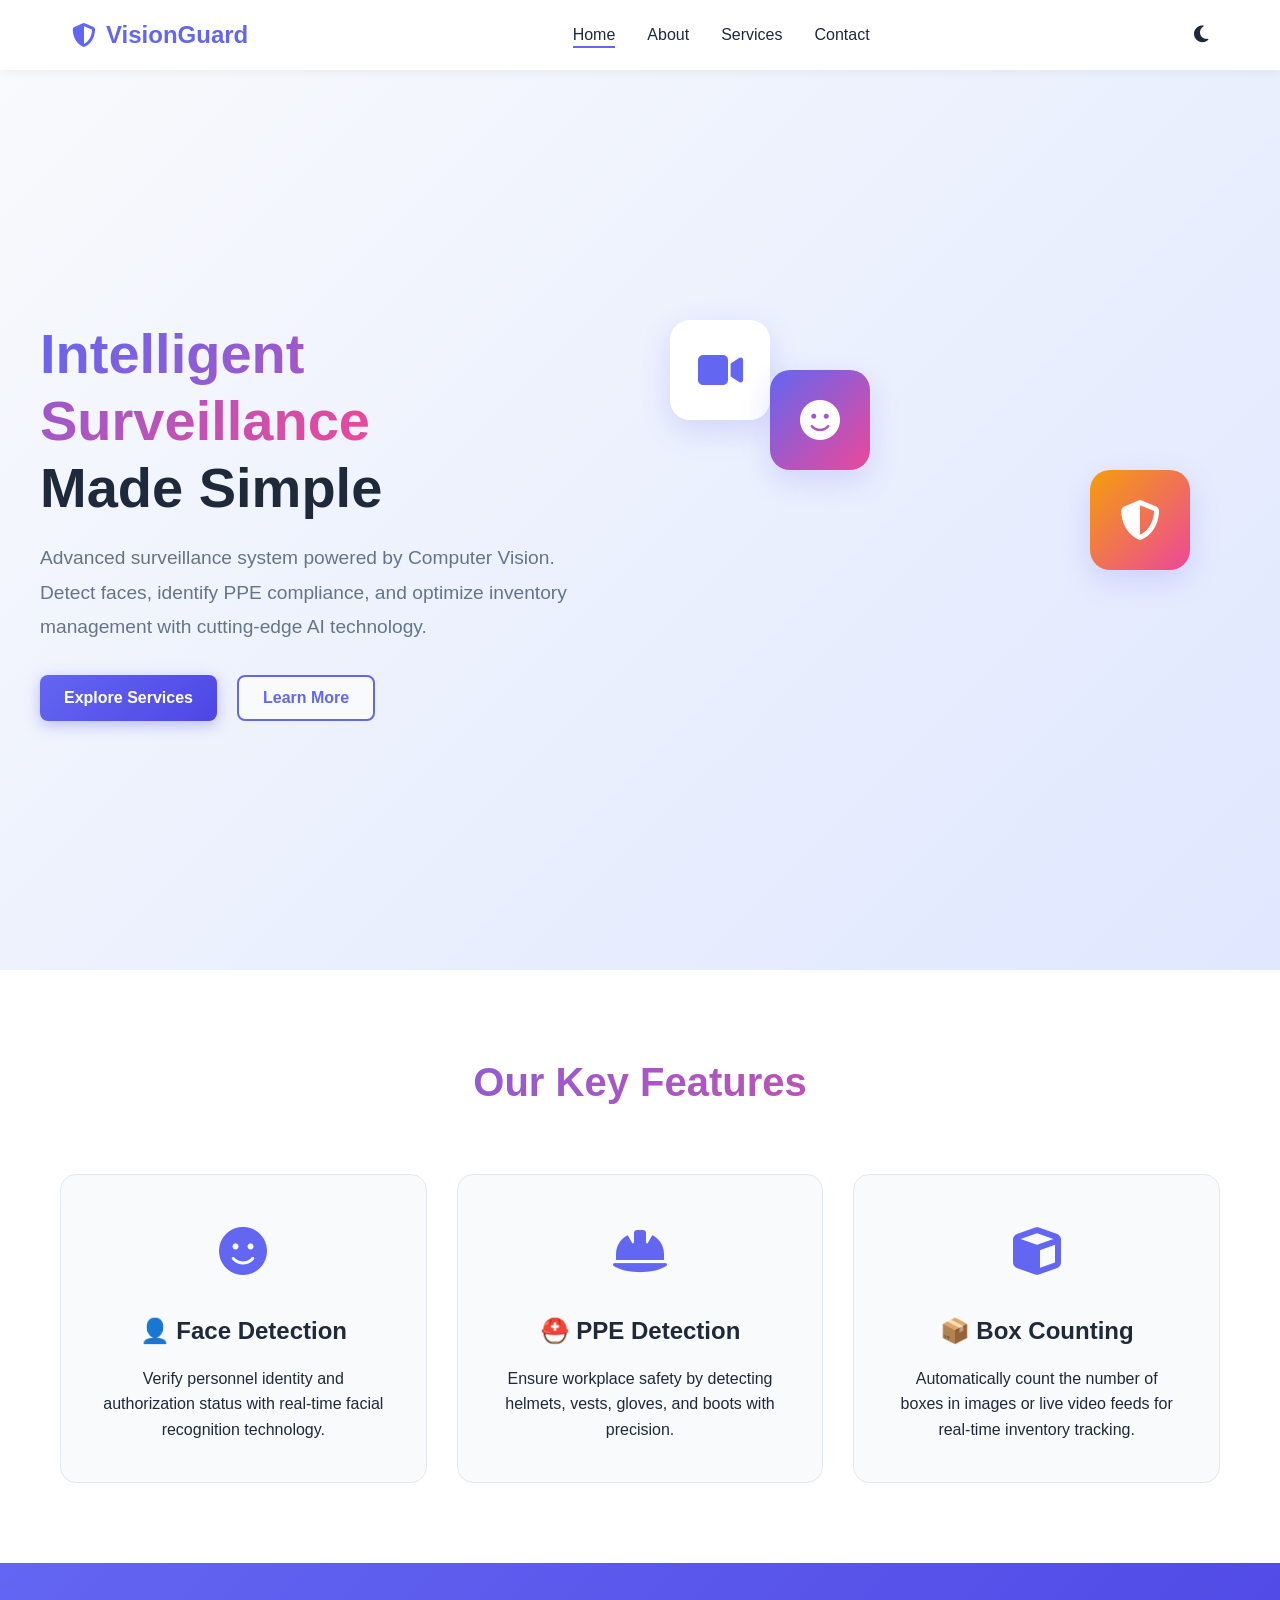
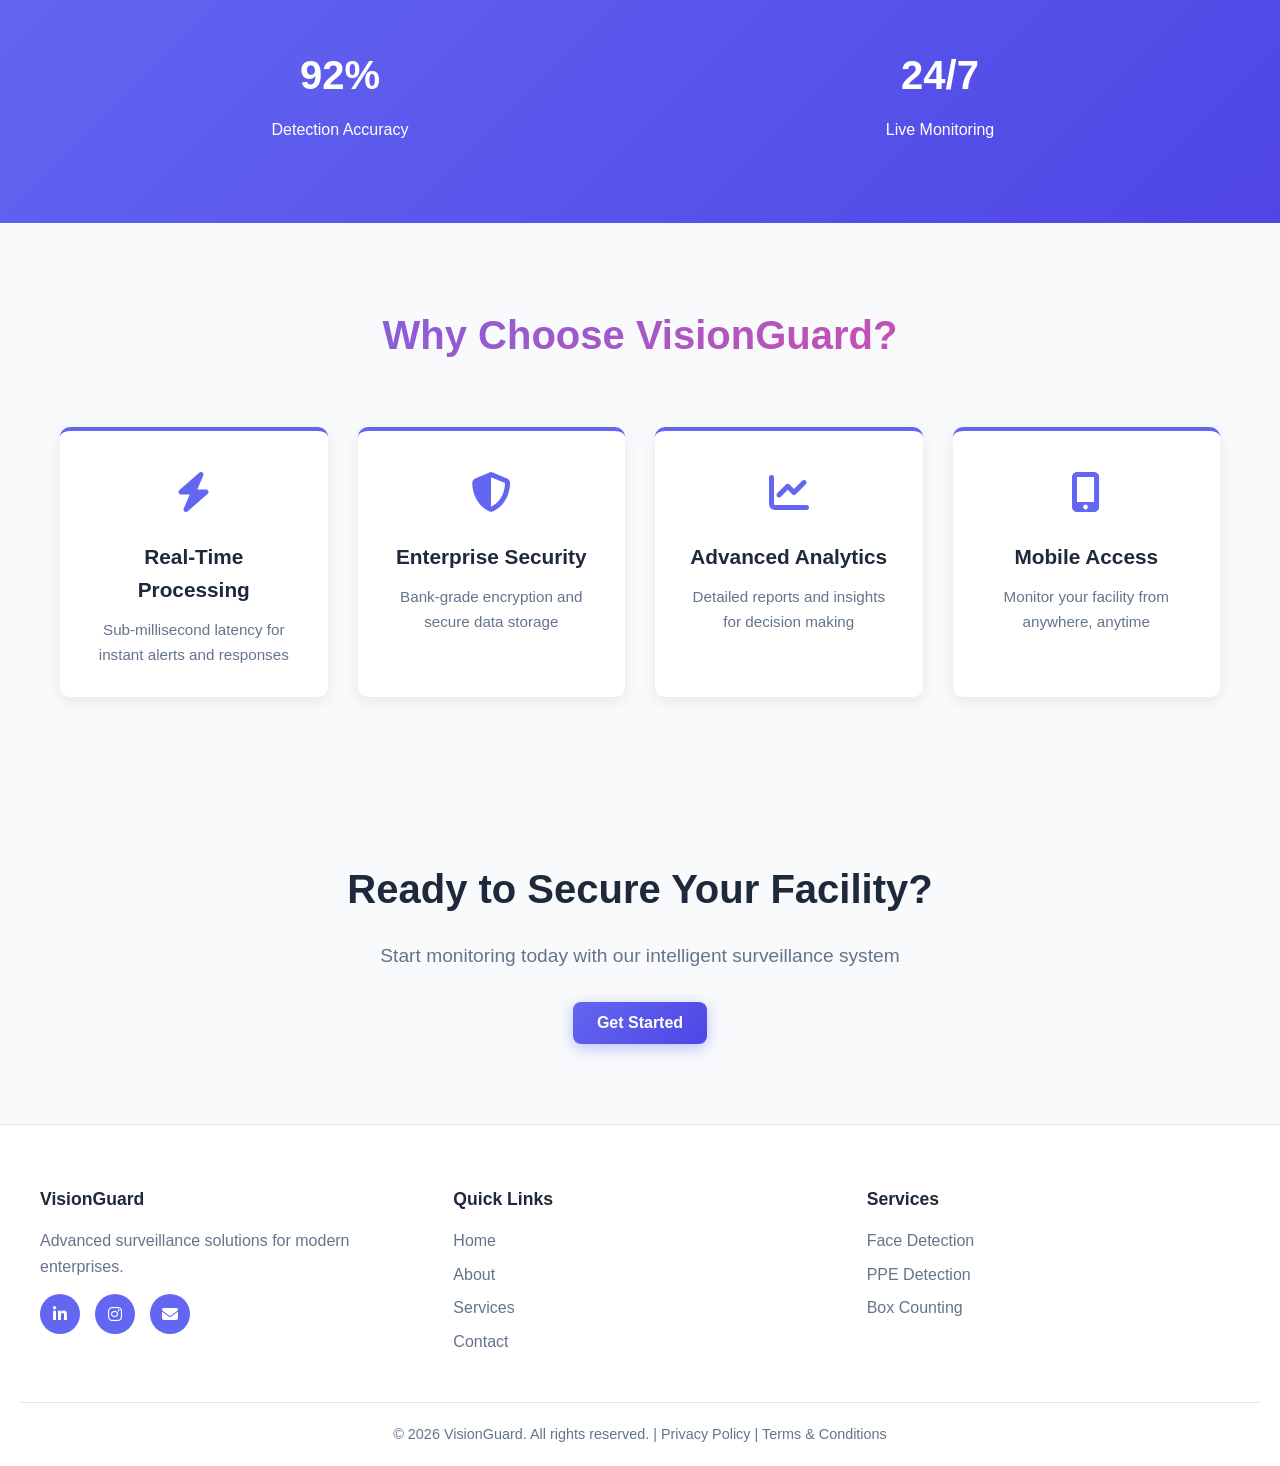
<file: index.html>
<!DOCTYPE html>
<html lang="en">
<head>
    <meta charset="UTF-8">
    <meta name="viewport" content="width=device-width, initial-scale=1.0">
    <title>VisionGuard - Intelligent Surveillance System</title>
    <link rel="icon" type="image/x-icon" href="data:image/svg+xml,<svg xmlns='http://www.w3.org/2000/svg' viewBox='0 0 100 100'><rect width='100' height='100' fill='%236366f1'/><g transform='translate(50,50)'><path d='M -15 -10 L 0 -25 L 15 -10 L 15 25 L -15 25 Z' fill='white' stroke='white' stroke-width='2'/><circle cx='0' cy='0' r='6' fill='%236366f1'/><path d='M -8 8 L 8 8' stroke='white' stroke-width='2' stroke-linecap='round'/></g></svg>">
    <link rel="stylesheet" href="assets/css/style.css">
    <link rel="stylesheet" href="https://cdnjs.cloudflare.com/ajax/libs/font-awesome/6.4.0/css/all.min.css">
</head>
<body>
    <!-- Navigation Bar -->
    <nav class="navbar">
        <div class="nav-container">
            <div class="nav-logo">
                <i class="fas fa-shield-alt"></i>
                <span>VisionGuard</span>
            </div>
            <ul class="nav-menu">
                <li><a href="index.html" class="nav-link active">Home</a></li>
                <li><a href="pages/about.html" class="nav-link">About</a></li>
                <li><a href="pages/services.html" class="nav-link">Services</a></li>
                <li><a href="pages/contact.html" class="nav-link">Contact</a></li>
            </ul>
            <div class="theme-toggle">
                <i class="fas fa-moon" id="themeToggle"></i>
            </div>
            <div class="hamburger">
                <span></span>
                <span></span>
                <span></span>
            </div>
        </div>
    </nav>

    <!-- Hero Section -->
    <section class="hero">
        <div class="hero-content">
            <div class="hero-text">
                <h1 class="hero-title">
                    <span class="text-gradient">Intelligent Surveillance</span>
                    <br>
                    Made Simple
                </h1>
                <p class="hero-description">
                    Advanced surveillance system powered by Computer Vision. 
                    Detect faces, identify PPE compliance, and optimize inventory management with cutting-edge AI technology.
                </p>
                <div class="hero-buttons">
                    <button class="btn btn-primary" onclick="window.location.href='pages/services.html'">
                        Explore Services
                    </button>
                    <button class="btn btn-secondary" onclick="window.location.href='pages/about.html'">
                        Learn More
                    </button>
                </div>
            </div>
            <div class="hero-image">
                <div class="floating-card">
                    <i class="fas fa-video"></i>
                </div>
                <div class="floating-card card-2">
                    <i class="fas fa-face-smile"></i>
                </div>
                <div class="floating-card card-3">
                    <i class="fas fa-shield-halved"></i>
                </div>
            </div>
        </div>
    </section>

    <!-- Features Section -->
    <section class="features">
        <div class="container">
            <h2 class="section-title">Our Key Features</h2>
            <div class="features-grid">
                <div class="feature-card">
                    <div class="feature-icon">
                        <i class="fas fa-face-smile"></i>
                    </div>
                    <h3>👤 Face Detection</h3>
                    <p>Verify personnel identity and authorization status with real-time facial recognition technology.</p>
                </div>
                <div class="feature-card">
                    <div class="feature-icon">
                        <i class="fas fa-hard-hat"></i>
                    </div>
                    <h3>⛑️ PPE Detection</h3>
                    <p>Ensure workplace safety by detecting helmets, vests, gloves, and boots with precision.</p>
                </div>
                <div class="feature-card">
                    <div class="feature-icon">
                        <i class="fas fa-cube"></i>
                    </div>
                    <h3>📦 Box Counting</h3>
                    <p>Automatically count the number of boxes in images or live video feeds for real-time inventory tracking.</p>
                </div>
            </div>
        </div>
    </section>

    <!-- Stats Section -->
    <section class="stats">
        <div class="container">
            <div class="stat-box">
                <h3>92%</h3>
                <p>Detection Accuracy</p>
            </div>
            <div class="stat-box">
                <h3>24/7</h3>
                <p>Live Monitoring</p>
            </div>
        </div>
    </section>

    <!-- Key Features Highlight -->
    <section class="key-features">
        <div class="container">
            <h2 class="section-title">Why Choose VisionGuard?</h2>
            <div class="features-grid">
                <div class="feature-highlight">
                    <div class="highlight-icon">
                        <i class="fas fa-bolt"></i>
                    </div>
                    <h3>Real-Time Processing</h3>
                    <p>Sub-millisecond latency for instant alerts and responses</p>
                </div>
                <div class="feature-highlight">
                    <div class="highlight-icon">
                        <i class="fas fa-shield-alt"></i>
                    </div>
                    <h3>Enterprise Security</h3>
                    <p>Bank-grade encryption and secure data storage</p>
                </div>
                <div class="feature-highlight">
                    <div class="highlight-icon">
                        <i class="fas fa-chart-line"></i>
                    </div>
                    <h3>Advanced Analytics</h3>
                    <p>Detailed reports and insights for decision making</p>
                </div>
                <div class="feature-highlight">
                    <div class="highlight-icon">
                        <i class="fas fa-mobile-alt"></i>
                    </div>
                    <h3>Mobile Access</h3>
                    <p>Monitor your facility from anywhere, anytime</p>
                </div>
            </div>
        </div>
    </section>

    <!-- Call to Action -->
    <section class="cta">
        <div class="cta-content">
            <h2>Ready to Secure Your Facility?</h2>
            <p>Start monitoring today with our intelligent surveillance system</p>
            <button class="btn btn-primary" onclick="window.location.href='pages/services.html'">
                Get Started
            </button>
        </div>
    </section>

    <!-- Footer -->
    <footer class="footer">
        <div class="footer-content">
            <div class="footer-section">
                <h4>VisionGuard</h4>
                <p>Advanced surveillance solutions for modern enterprises.</p>
                <div class="social-links">
                    <a href="https://www.linkedin.com" target="_blank" title="LinkedIn">
                        <i class="fab fa-linkedin-in"></i>
                    </a>
                    <a href="https://www.instagram.com" target="_blank" title="Instagram">
                        <i class="fab fa-instagram"></i>
                    </a>
                    <a href="mailto:contact@mitwpu.edu.in" title="Email">
                        <i class="fas fa-envelope"></i>
                    </a>
                </div>
            </div>
            <div class="footer-section">
                <h4>Quick Links</h4>
                <ul>
                    <li><a href="index.html">Home</a></li>
                    <li><a href="pages/about.html">About</a></li>
                    <li><a href="pages/services.html">Services</a></li>
                    <li><a href="pages/contact.html">Contact</a></li>
                </ul>
            </div>
            <div class="footer-section">
                <h4>Services</h4>
                <ul>
                    <li><a href="pages/services.html#face-detection">Face Detection</a></li>
                    <li><a href="pages/services.html#ppe-detection">PPE Detection</a></li>
                    <li><a href="pages/services.html#box-counting">Box Counting</a></li>
                </ul>
            </div>
        </div>
        <div class="footer-bottom">
            <p>&copy; 2026 VisionGuard. All rights reserved. | <a href="#">Privacy Policy</a> | <a href="#">Terms & Conditions</a></p>
        </div>
    </footer>

    <script src="assets/js/main.js"></script>
</body>
</html>
</file>
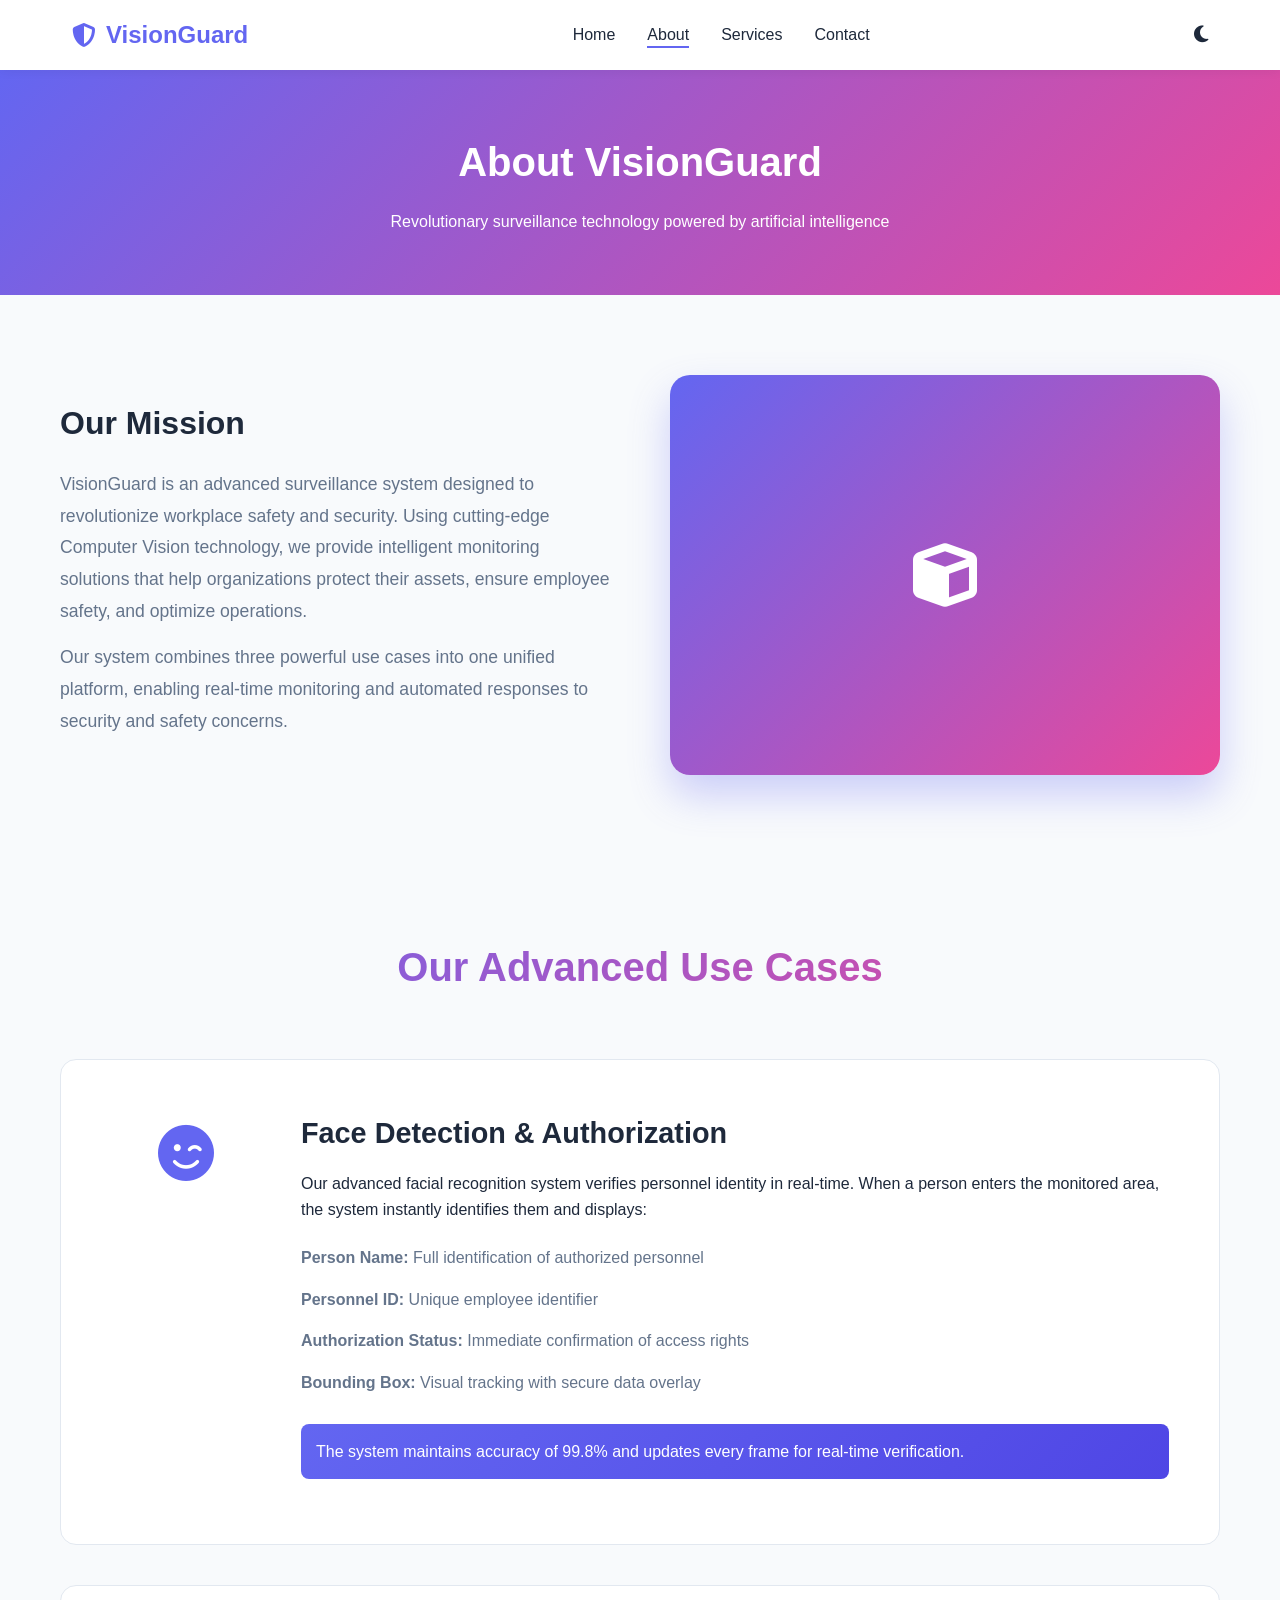
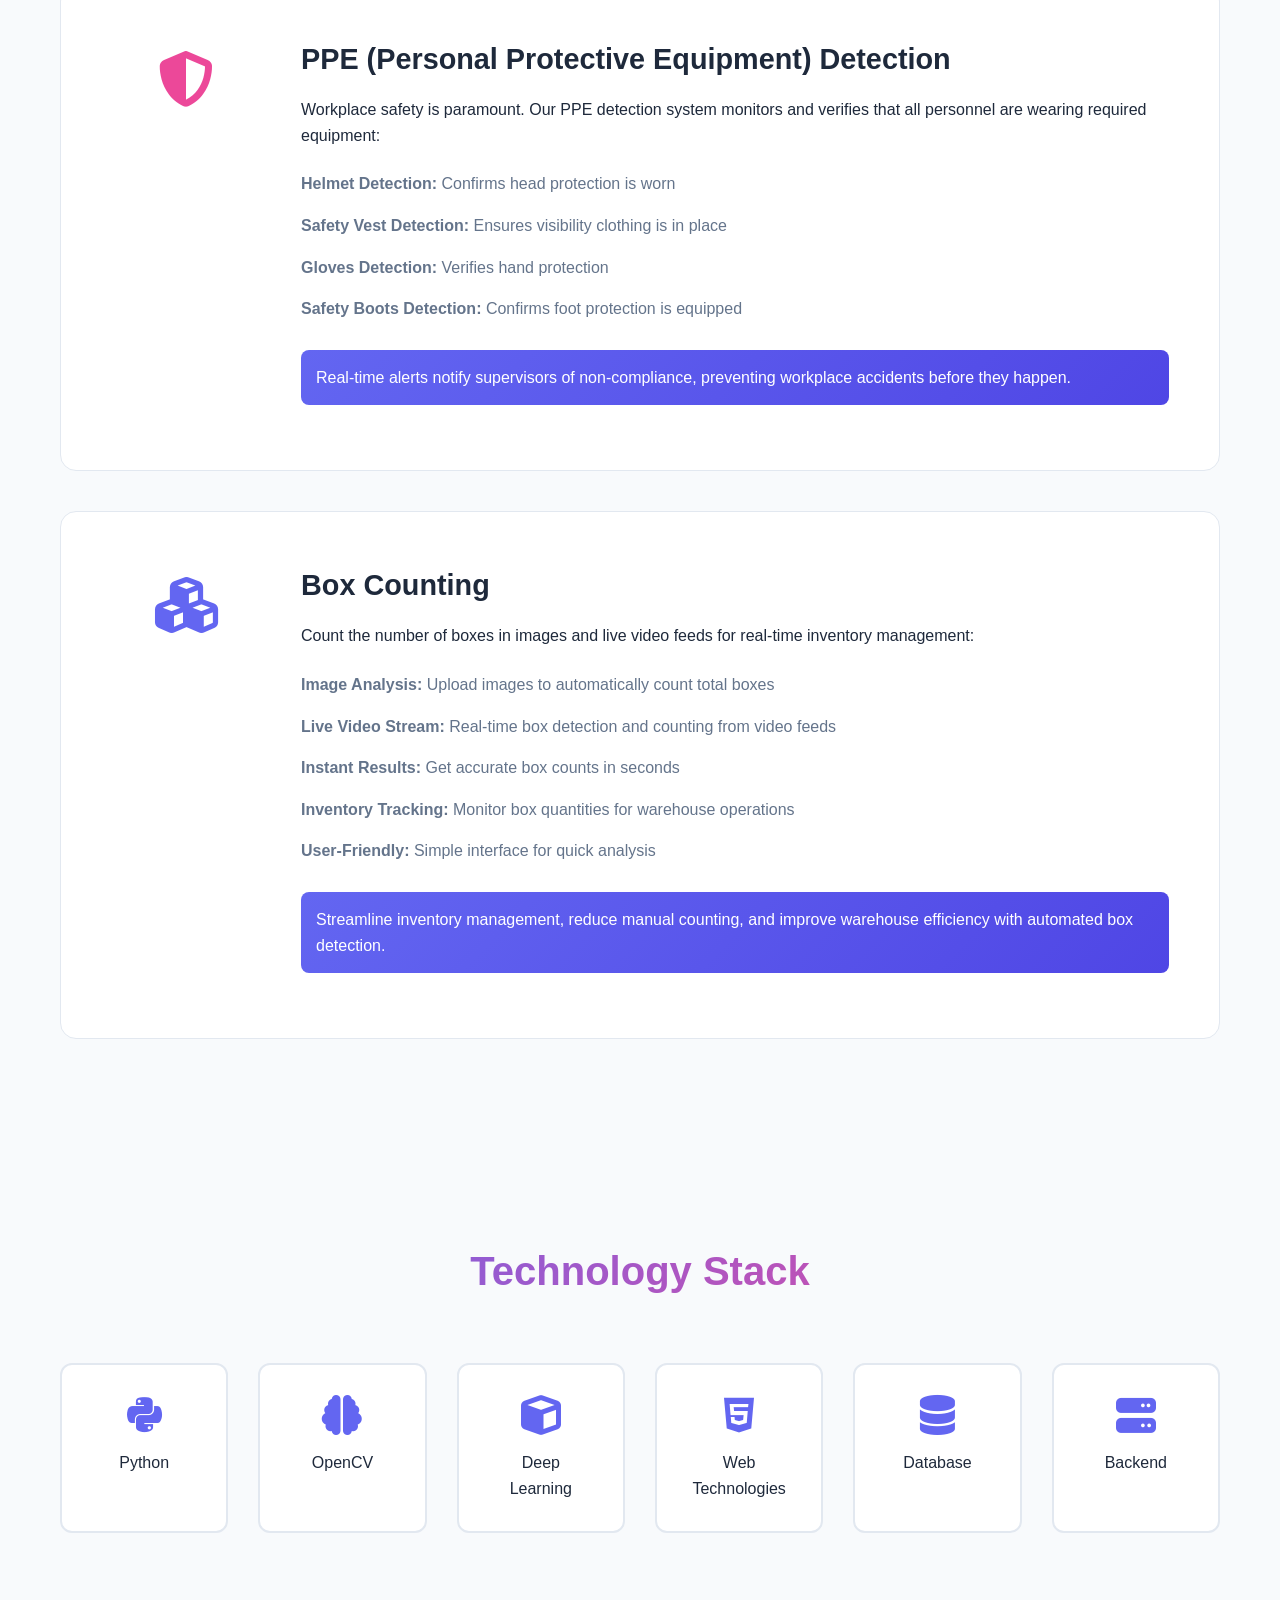
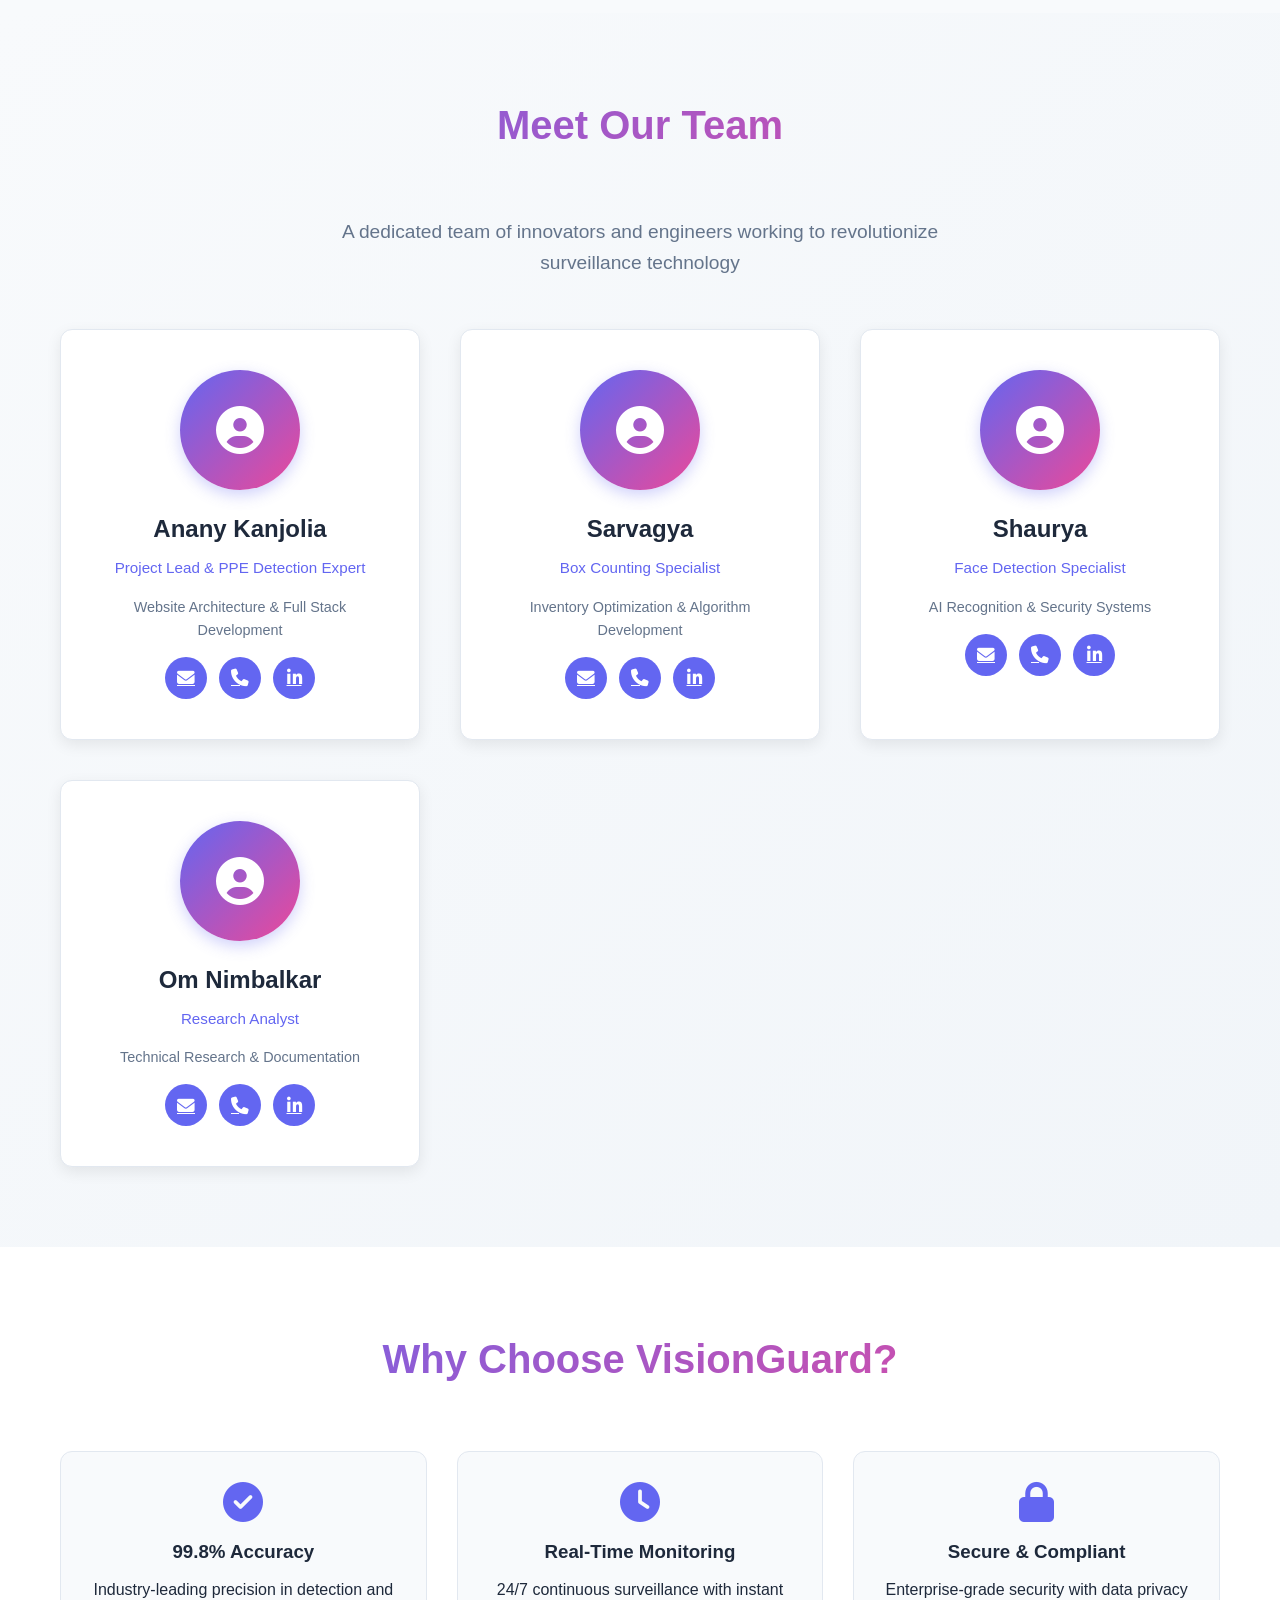
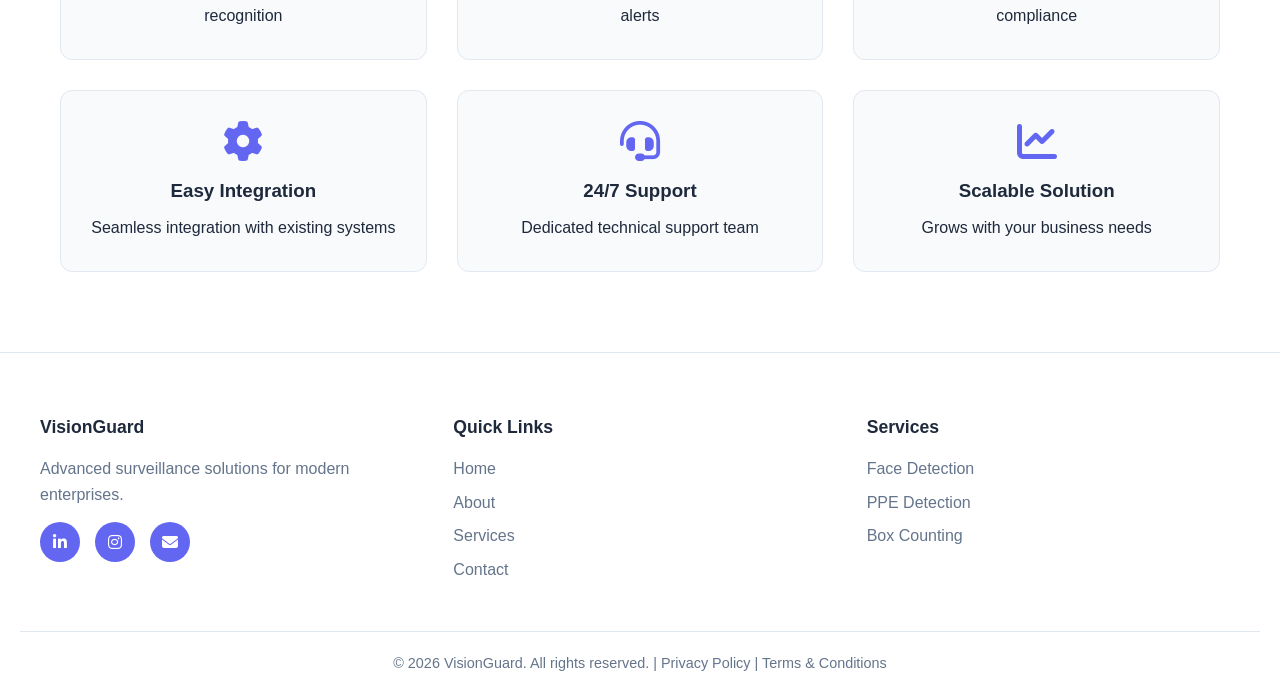
<file: pages/about.html>
<!DOCTYPE html>
<html lang="en">
<head>
    <meta charset="UTF-8">
    <meta name="viewport" content="width=device-width, initial-scale=1.0">
    <title>About - VisionGuard</title>
    <link rel="icon" type="image/x-icon" href="data:image/svg+xml,<svg xmlns='http://www.w3.org/2000/svg' viewBox='0 0 100 100'><rect width='100' height='100' fill='%236366f1'/><g transform='translate(50,50)'><path d='M -15 -10 L 0 -25 L 15 -10 L 15 25 L -15 25 Z' fill='white' stroke='white' stroke-width='2'/><circle cx='0' cy='0' r='6' fill='%236366f1'/><path d='M -8 8 L 8 8' stroke='white' stroke-width='2' stroke-linecap='round'/></g></svg>">
    <link rel="stylesheet" href="../assets/css/style.css">
    <link rel="stylesheet" href="https://cdnjs.cloudflare.com/ajax/libs/font-awesome/6.4.0/css/all.min.css">
</head>
<body>
    <!-- Navigation Bar -->
    <nav class="navbar">
        <div class="nav-container">
            <div class="nav-logo">
                <i class="fas fa-shield-alt"></i>
                <span>VisionGuard</span>
            </div>
            <ul class="nav-menu">
                <li><a href="../index.html" class="nav-link">Home</a></li>
                <li><a href="about.html" class="nav-link active">About</a></li>
                <li><a href="services.html" class="nav-link">Services</a></li>
                <li><a href="contact.html" class="nav-link">Contact</a></li>
            </ul>
            <div class="theme-toggle">
                <i class="fas fa-moon" id="themeToggle"></i>
            </div>
            <div class="hamburger">
                <span></span>
                <span></span>
                <span></span>
            </div>
        </div>
    </nav>

    <!-- About Header -->
    <section class="about-header">
        <div class="container">
            <h1>About VisionGuard</h1>
            <p>Revolutionary surveillance technology powered by artificial intelligence</p>
        </div>
    </section>

    <!-- About Content -->
    <section class="about-section">
        <div class="container">
            <div class="about-grid">
                <div class="about-text">
                    <h2>Our Mission</h2>
                    <p>
                        VisionGuard is an advanced surveillance system designed to revolutionize workplace safety and security. 
                        Using cutting-edge Computer Vision technology, we provide intelligent monitoring solutions that help organizations 
                        protect their assets, ensure employee safety, and optimize operations.
                    </p>
                    <p>
                        Our system combines three powerful use cases into one unified platform, enabling real-time monitoring and 
                        automated responses to security and safety concerns.
                    </p>
                </div>
                <div class="about-image">
                    <div class="image-placeholder">
                        <i class="fas fa-cube"></i>
                    </div>
                </div>
            </div>
        </div>
    </section>

    <!-- Use Cases Section -->
    <section class="use-cases">
        <div class="container">
            <h2 class="section-title">Our Advanced Use Cases</h2>
            
            <div class="use-case-card">
                <div class="use-case-content">
                    <div class="use-case-icon">
                        <i class="fas fa-face-smile-wink"></i>
                    </div>
                    <div class="use-case-details">
                        <h3>Face Detection & Authorization</h3>
                        <p>
                            Our advanced facial recognition system verifies personnel identity in real-time. When a person enters the monitored area, 
                            the system instantly identifies them and displays:
                        </p>
                        <ul>
                            <li><strong>Person Name:</strong> Full identification of authorized personnel</li>
                            <li><strong>Personnel ID:</strong> Unique employee identifier</li>
                            <li><strong>Authorization Status:</strong> Immediate confirmation of access rights</li>
                            <li><strong>Bounding Box:</strong> Visual tracking with secure data overlay</li>
                        </ul>
                        <p class="about-feature-highlight">
                            The system maintains accuracy of 99.8% and updates every frame for real-time verification.
                        </p>
                    </div>
                </div>
            </div>

            <div class="use-case-card alternate">
                <div class="use-case-content">
                    <div class="use-case-icon">
                        <i class="fas fa-shield-halved"></i>
                    </div>
                    <div class="use-case-details">
                        <h3>PPE (Personal Protective Equipment) Detection</h3>
                        <p>
                            Workplace safety is paramount. Our PPE detection system monitors and verifies that all personnel are wearing required equipment:
                        </p>
                        <ul>
                            <li><strong>Helmet Detection:</strong> Confirms head protection is worn</li>
                            <li><strong>Safety Vest Detection:</strong> Ensures visibility clothing is in place</li>
                            <li><strong>Gloves Detection:</strong> Verifies hand protection</li>
                            <li><strong>Safety Boots Detection:</strong> Confirms foot protection is equipped</li>
                        </ul>
                        <p class="about-feature-highlight">
                            Real-time alerts notify supervisors of non-compliance, preventing workplace accidents before they happen.
                        </p>
                    </div>
                </div>
            </div>

            <div class="use-case-card">
                <div class="use-case-content">
                    <div class="use-case-icon">
                        <i class="fas fa-cubes"></i>
                    </div>
                    <div class="use-case-details">
                        <h3>Box Counting</h3>
                        <p>
                            Count the number of boxes in images and live video feeds for real-time inventory management:
                        </p>
                        <ul>
                            <li><strong>Image Analysis:</strong> Upload images to automatically count total boxes</li>
                            <li><strong>Live Video Stream:</strong> Real-time box detection and counting from video feeds</li>
                            <li><strong>Instant Results:</strong> Get accurate box counts in seconds</li>
                            <li><strong>Inventory Tracking:</strong> Monitor box quantities for warehouse operations</li>
                            <li><strong>User-Friendly:</strong> Simple interface for quick analysis</li>
                        </ul>
                        <p class="about-feature-highlight">
                            Streamline inventory management, reduce manual counting, and improve warehouse efficiency with automated box detection.
                        </p>
                    </div>
                </div>
            </div>
        </div>
    </section>

    <!-- Technology Stack -->
    <section class="tech-stack">
        <div class="container">
            <h2 class="section-title">Technology Stack</h2>
            <div class="tech-grid">
                <div class="tech-item">
                    <i class="fab fa-python"></i>
                    <p>Python</p>
                </div>
                <div class="tech-item">
                    <i class="fas fa-brain"></i>
                    <p>OpenCV</p>
                </div>
                <div class="tech-item">
                    <i class="fas fa-cube"></i>
                    <p>Deep Learning</p>
                </div>
                <div class="tech-item">
                    <i class="fab fa-html5"></i>
                    <p>Web Technologies</p>
                </div>
                <div class="tech-item">
                    <i class="fas fa-database"></i>
                    <p>Database</p>
                </div>
                <div class="tech-item">
                    <i class="fas fa-server"></i>
                    <p>Backend</p>
                </div>
            </div>
        </div>
    </section>

    <!-- Team Members -->
    <section class="team-section">
        <div class="container">
            <h2 class="section-title">Meet Our Team</h2>
            <p class="section-subtitle">A dedicated team of innovators and engineers working to revolutionize surveillance technology</p>
            <div class="team-grid">
                <div class="team-card">
                    <div class="team-avatar">
                        <i class="fas fa-user-circle"></i>
                    </div>
                    <h3>Anany Kanjolia</h3>
                    <p>Project Lead & PPE Detection Expert</p>
                    <p class="role-description">Website Architecture & Full Stack Development</p>
                    <div class="social-links" style="margin-top: 15px;">
                        <a href="mailto:work.anany@gmail.com" title="Email">
                            <i class="fas fa-envelope"></i>
                        </a>
                        <a href="tel:+919571815337" title="Phone">
                            <i class="fas fa-phone"></i>
                        </a>
                        <a href="https://www.linkedin.com/in/anany-kanjolia-89670b24b/" target="_blank" title="LinkedIn">
                            <i class="fab fa-linkedin-in"></i>
                        </a>
                    </div>
                </div>
                <div class="team-card">
                    <div class="team-avatar">
                        <i class="fas fa-user-circle"></i>
                    </div>
                    <h3>Sarvagya</h3>
                    <p>Box Counting Specialist</p>
                    <p class="role-description">Inventory Optimization & Algorithm Development</p>
                    <div class="social-links" style="margin-top: 15px;">
                        <a href="mailto:sarvagya876@gmail.com" title="Email">
                            <i class="fas fa-envelope"></i>
                        </a>
                        <a href="tel:+918433892900" title="Phone">
                            <i class="fas fa-phone"></i>
                        </a>
                        <a href="https://www.linkedin.com/in/sarvagya-75b5a12a9?utm_source=share_via&utm_content=profile&utm_medium=member_ios" target="_blank" title="LinkedIn">
                            <i class="fab fa-linkedin-in"></i>
                        </a>
                    </div>
                </div>
                <div class="team-card">
                    <div class="team-avatar">
                        <i class="fas fa-user-circle"></i>
                    </div>
                    <h3>Shaurya</h3>
                    <p>Face Detection Specialist</p>
                    <p class="role-description">AI Recognition & Security Systems</p>
                    <div class="social-links" style="margin-top: 15px;">
                        <a href="mailto:1032221748@mitwpu.edu.in" title="Email">
                            <i class="fas fa-envelope"></i>
                        </a>
                        <a href="tel:+919717036078" title="Phone">
                            <i class="fas fa-phone"></i>
                        </a>
                        <a href="https://www.linkedin.com/in/shaurya-chakraborty-009a43255?utm_source=share_via&utm_content=profile&utm_medium=member_ios" target="_blank" title="LinkedIn">
                            <i class="fab fa-linkedin-in"></i>
                        </a>
                    </div>
                </div>
                <div class="team-card">
                    <div class="team-avatar">
                        <i class="fas fa-user-circle"></i>
                    </div>
                    <h3>Om Nimbalkar</h3>
                    <p>Research Analyst</p>
                    <p class="role-description">Technical Research & Documentation</p>
                    <div class="social-links" style="margin-top: 15px;">
                        <a href="mailto:Omnimbalkar08@gmail.com" title="Email">
                            <i class="fas fa-envelope"></i>
                        </a>
                        <a href="tel:+919509668366" title="Phone">
                            <i class="fas fa-phone"></i>
                        </a>
                        <a href="https://www.linkedin.com/in/om-nimbalkar-1199a2367?utm_source=share_via&utm_content=profile&utm_medium=member_ios" target="_blank" title="LinkedIn">
                            <i class="fab fa-linkedin-in"></i>
                        </a>
                    </div>
                </div>
            </div>
        </div>
    </section>

    <!-- Why Choose Us -->
    <section class="why-choose">
        <div class="container">
            <h2 class="section-title">Why Choose VisionGuard?</h2>
            <div class="benefits-grid">
                <div class="benefit-card">
                    <i class="fas fa-check-circle"></i>
                    <h3>99.8% Accuracy</h3>
                    <p>Industry-leading precision in detection and recognition</p>
                </div>
                <div class="benefit-card">
                    <i class="fas fa-clock"></i>
                    <h3>Real-Time Monitoring</h3>
                    <p>24/7 continuous surveillance with instant alerts</p>
                </div>
                <div class="benefit-card">
                    <i class="fas fa-lock"></i>
                    <h3>Secure & Compliant</h3>
                    <p>Enterprise-grade security with data privacy compliance</p>
                </div>
                <div class="benefit-card">
                    <i class="fas fa-cog"></i>
                    <h3>Easy Integration</h3>
                    <p>Seamless integration with existing systems</p>
                </div>
                <div class="benefit-card">
                    <i class="fas fa-headset"></i>
                    <h3>24/7 Support</h3>
                    <p>Dedicated technical support team</p>
                </div>
                <div class="benefit-card">
                    <i class="fas fa-chart-line"></i>
                    <h3>Scalable Solution</h3>
                    <p>Grows with your business needs</p>
                </div>
            </div>
        </div>
    </section>

    <!-- Footer -->
    <footer class="footer">
        <div class="footer-content">
            <div class="footer-section">
                <h4>VisionGuard</h4>
                <p>Advanced surveillance solutions for modern enterprises.</p>
                <div class="social-links">
                    <a href="https://www.linkedin.com" target="_blank" title="LinkedIn">
                        <i class="fab fa-linkedin-in"></i>
                    </a>
                    <a href="https://www.instagram.com" target="_blank" title="Instagram">
                        <i class="fab fa-instagram"></i>
                    </a>
                    <a href="mailto:contact@mitwpu.edu.in" title="Email">
                        <i class="fas fa-envelope"></i>
                    </a>
                </div>
            </div>
            <div class="footer-section">
                <h4>Quick Links</h4>
                <ul>
                    <li><a href="../index.html">Home</a></li>
                    <li><a href="about.html">About</a></li>
                    <li><a href="services.html">Services</a></li>
                    <li><a href="contact.html">Contact</a></li>
                </ul>
            </div>
            <div class="footer-section">
                <h4>Services</h4>
                <ul>
                    <li><a href="services.html#face-detection">Face Detection</a></li>
                    <li><a href="services.html#ppe-detection">PPE Detection</a></li>
                    <li><a href="services.html#box-counting">Box Counting</a></li>
                </ul>
            </div>
        </div>
        <div class="footer-bottom">
            <p>&copy; 2026 VisionGuard. All rights reserved. | <a href="#">Privacy Policy</a> | <a href="#">Terms & Conditions</a></p>
        </div>
    </footer>

    <script src="../assets/js/main.js"></script>
</body>
</html>
</file>
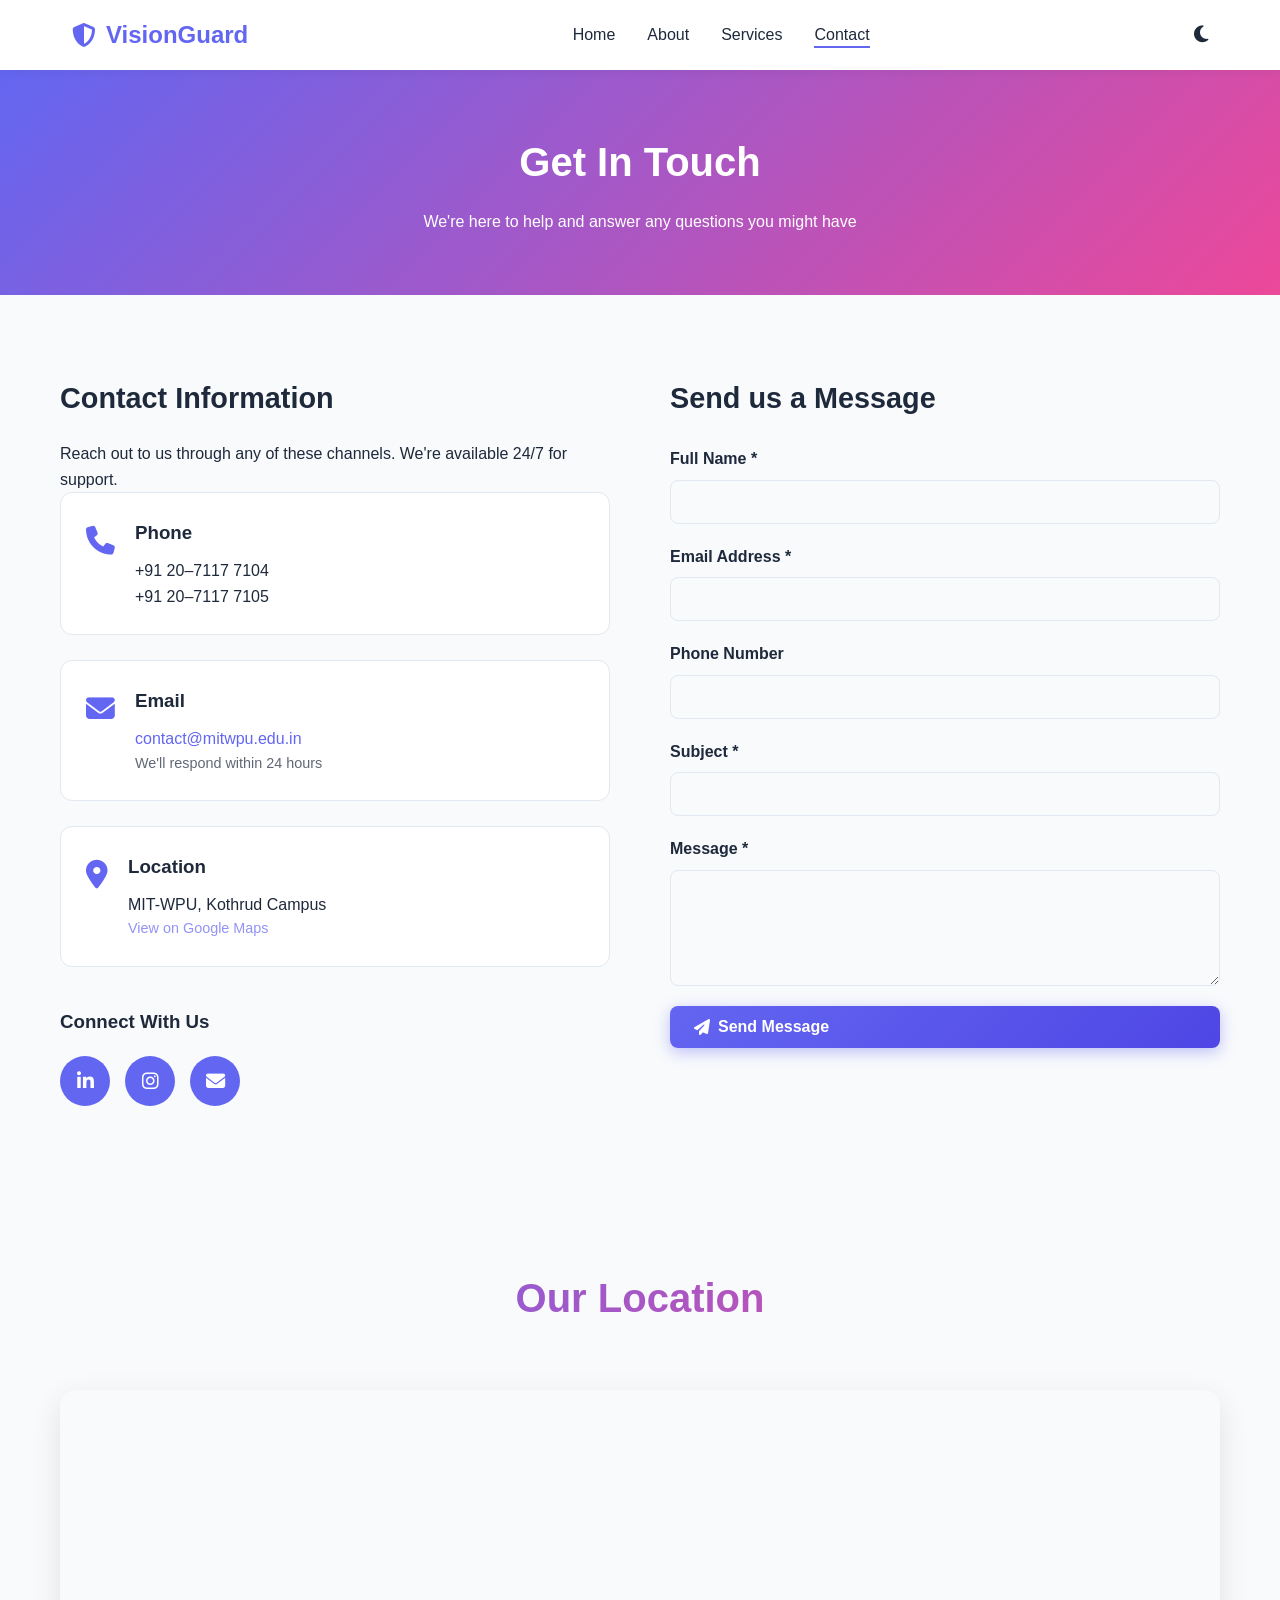
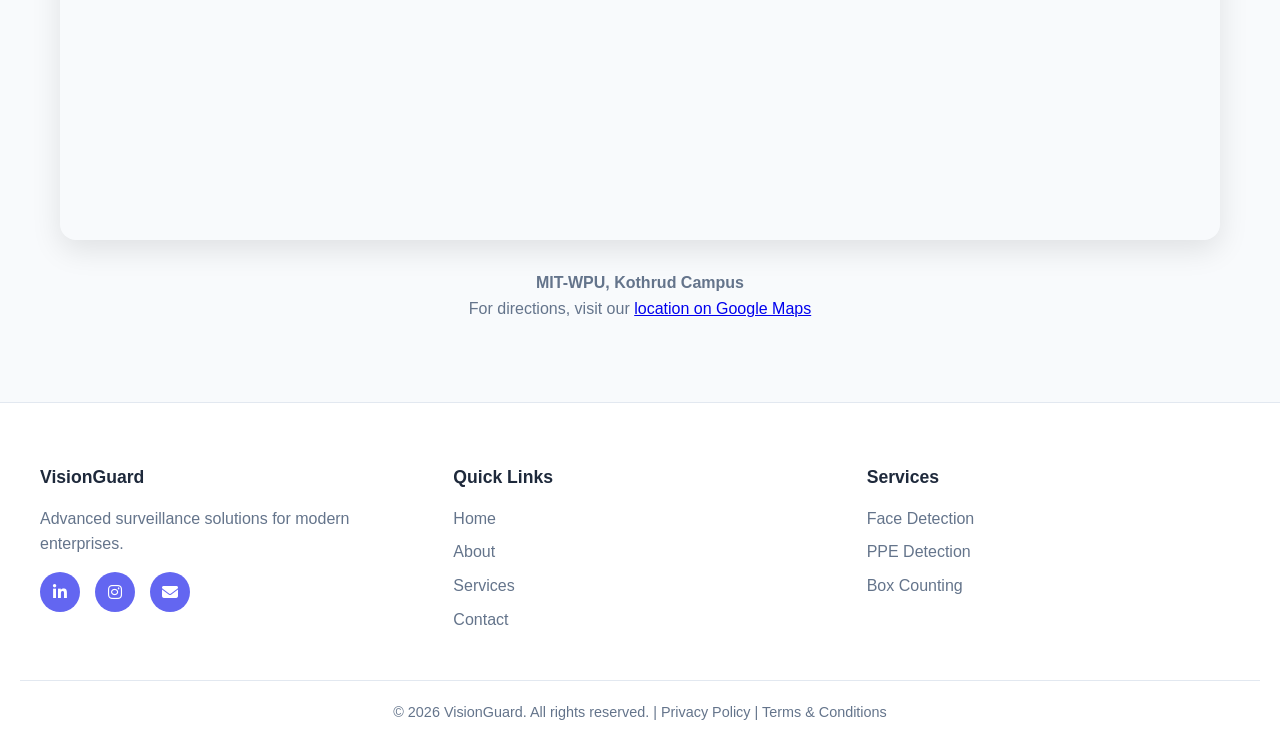
<file: pages/contact.html>
<!DOCTYPE html>
<html lang="en">
<head>
    <meta charset="UTF-8">
    <meta name="viewport" content="width=device-width, initial-scale=1.0">
    <title>Contact - VisionGuard</title>
    <link rel="icon" type="image/x-icon" href="data:image/svg+xml,<svg xmlns='http://www.w3.org/2000/svg' viewBox='0 0 100 100'><rect width='100' height='100' fill='%236366f1'/><g transform='translate(50,50)'><path d='M -15 -10 L 0 -25 L 15 -10 L 15 25 L -15 25 Z' fill='white' stroke='white' stroke-width='2'/><circle cx='0' cy='0' r='6' fill='%236366f1'/><path d='M -8 8 L 8 8' stroke='white' stroke-width='2' stroke-linecap='round'/></g></svg>">
    <link rel="stylesheet" href="../assets/css/style.css">
    <link rel="stylesheet" href="https://cdnjs.cloudflare.com/ajax/libs/font-awesome/6.4.0/css/all.min.css">
</head>
<body>
    <!-- Navigation Bar -->
    <nav class="navbar">
        <div class="nav-container">
            <div class="nav-logo">
                <i class="fas fa-shield-alt"></i>
                <span>VisionGuard</span>
            </div>
            <ul class="nav-menu">
                <li><a href="../index.html" class="nav-link">Home</a></li>
                <li><a href="about.html" class="nav-link">About</a></li>
                <li><a href="services.html" class="nav-link">Services</a></li>
                <li><a href="contact.html" class="nav-link active">Contact</a></li>
            </ul>
            <div class="theme-toggle">
                <i class="fas fa-moon" id="themeToggle"></i>
            </div>
            <div class="hamburger">
                <span></span>
                <span></span>
                <span></span>
            </div>
        </div>
    </nav>

    <!-- Contact Header -->
    <section class="contact-header">
        <div class="container">
            <h1>Get In Touch</h1>
            <p>We're here to help and answer any questions you might have</p>
        </div>
    </section>

    <!-- Contact Content -->
    <section class="contact-section">
        <div class="container">
            <div class="contact-grid">
                <!-- Contact Info -->
                <div class="contact-info">
                    <h2>Contact Information</h2>
                    <p>Reach out to us through any of these channels. We're available 24/7 for support.</p>

                    <div class="info-card">
                        <div class="info-icon">
                            <i class="fas fa-phone"></i>
                        </div>
                        <div class="info-content">
                            <h3>Phone</h3>
                            <p>+91 20–7117 7104</p>
                            <p>+91 20–7117 7105</p>
                        </div>
                    </div>

                    <div class="info-card">
                        <div class="info-icon">
                            <i class="fas fa-envelope"></i>
                        </div>
                        <div class="info-content">
                            <h3>Email</h3>
                            <p><a href="mailto:contact@mitwpu.edu.in">contact@mitwpu.edu.in</a></p>
                            <p class="small-text">We'll respond within 24 hours</p>
                        </div>
                    </div>

                    <div class="info-card">
                        <div class="info-icon">
                            <i class="fas fa-map-marker-alt"></i>
                        </div>
                        <div class="info-content">
                            <h3>Location</h3>
                            <p>MIT-WPU, Kothrud Campus</p>
                            <p class="small-text"><a href="https://maps.app.goo.gl/D2Ne9s8fe7V84ynf7?g_st=ic" target="_blank">View on Google Maps</a></p>
                        </div>
                    </div>

                    <div class="social-section">
                        <h3>Connect With Us</h3>
                        <div class="social-icons">
                            <a href="https://www.linkedin.com" target="_blank" class="social-icon" title="LinkedIn">
                                <i class="fab fa-linkedin-in"></i>
                            </a>
                            <a href="https://www.instagram.com" target="_blank" class="social-icon" title="Instagram">
                                <i class="fab fa-instagram"></i>
                            </a>
                            <a href="mailto:contact@mitwpu.edu.in" class="social-icon" title="Email">
                                <i class="fas fa-envelope"></i>
                            </a>
                        </div>
                    </div>
                </div>

                <!-- Contact Form -->
                <div class="contact-form-container">
                    <h2>Send us a Message</h2>
                    <form class="contact-form" id="contactForm" onsubmit="handleContactForm(event)">
                        <div class="form-group">
                            <label for="name">Full Name *</label>
                            <input type="text" id="name" name="name" required>
                        </div>
                        <div class="form-group">
                            <label for="email">Email Address *</label>
                            <input type="email" id="email" name="email" required>
                        </div>
                        <div class="form-group">
                            <label for="phone">Phone Number</label>
                            <input type="tel" id="phone" name="phone">
                        </div>
                        <div class="form-group">
                            <label for="subject">Subject *</label>
                            <input type="text" id="subject" name="subject" required>
                        </div>
                        <div class="form-group">
                            <label for="message">Message *</label>
                            <textarea id="message" name="message" rows="5" required></textarea>
                        </div>
                        <button type="submit" class="btn btn-primary">
                            <i class="fas fa-paper-plane"></i> Send Message
                        </button>
                    </form>
                    <div id="formMessage" class="form-message"></div>
                </div>
            </div>
        </div>
    </section>

    <!-- Map Section -->
    <section class="map-section">
        <div class="container">
            <h2 class="section-title">Our Location</h2>
            <div class="map-container">
                <iframe 
                    src="https://www.google.com/maps?q=MIT-WPU+Kothrud+Campus+Pune&output=embed" 
                    width="100%" 
                    height="450" 
                    style="border:0;" 
                    allowfullscreen="" 
                    loading="lazy" 
                    referrerpolicy="no-referrer-when-downgrade">
                </iframe>
            </div>
            <div class="map-info">
                <p><strong>MIT-WPU, Kothrud Campus</strong><br>For directions, visit our <a href="https://maps.app.goo.gl/D2Ne9s8fe7V84ynf7?g_st=ic" target="_blank">location on Google Maps</a></p>
            </div>
        </div>
    </section>

    <!-- Footer -->
    <footer class="footer">
        <div class="footer-content">
            <div class="footer-section">
                <h4>VisionGuard</h4>
                <p>Advanced surveillance solutions for modern enterprises.</p>
                <div class="social-links">
                    <a href="https://www.linkedin.com" target="_blank" title="LinkedIn">
                        <i class="fab fa-linkedin-in"></i>
                    </a>
                    <a href="https://www.instagram.com" target="_blank" title="Instagram">
                        <i class="fab fa-instagram"></i>
                    </a>
                    <a href="mailto:contact@mitwpu.edu.in" title="Email">
                        <i class="fas fa-envelope"></i>
                    </a>
                </div>
            </div>
            <div class="footer-section">
                <h4>Quick Links</h4>
                <ul>
                    <li><a href="../index.html">Home</a></li>
                    <li><a href="about.html">About</a></li>
                    <li><a href="services.html">Services</a></li>
                    <li><a href="contact.html">Contact</a></li>
                </ul>
            </div>
            <div class="footer-section">
                <h4>Services</h4>
                <ul>
                    <li><a href="services.html#face-detection">Face Detection</a></li>
                    <li><a href="services.html#ppe-detection">PPE Detection</a></li>
                    <li><a href="services.html#box-counting">Box Counting</a></li>
                </ul>
            </div>
        </div>
        <div class="footer-bottom">
            <p>&copy; 2026 VisionGuard. All rights reserved. | <a href="#">Privacy Policy</a> | <a href="#">Terms & Conditions</a></p>
        </div>
    </footer>

    <script src="../assets/js/main.js"></script>
    <script src="../assets/js/contact.js"></script>
</body>
</html>
</file>
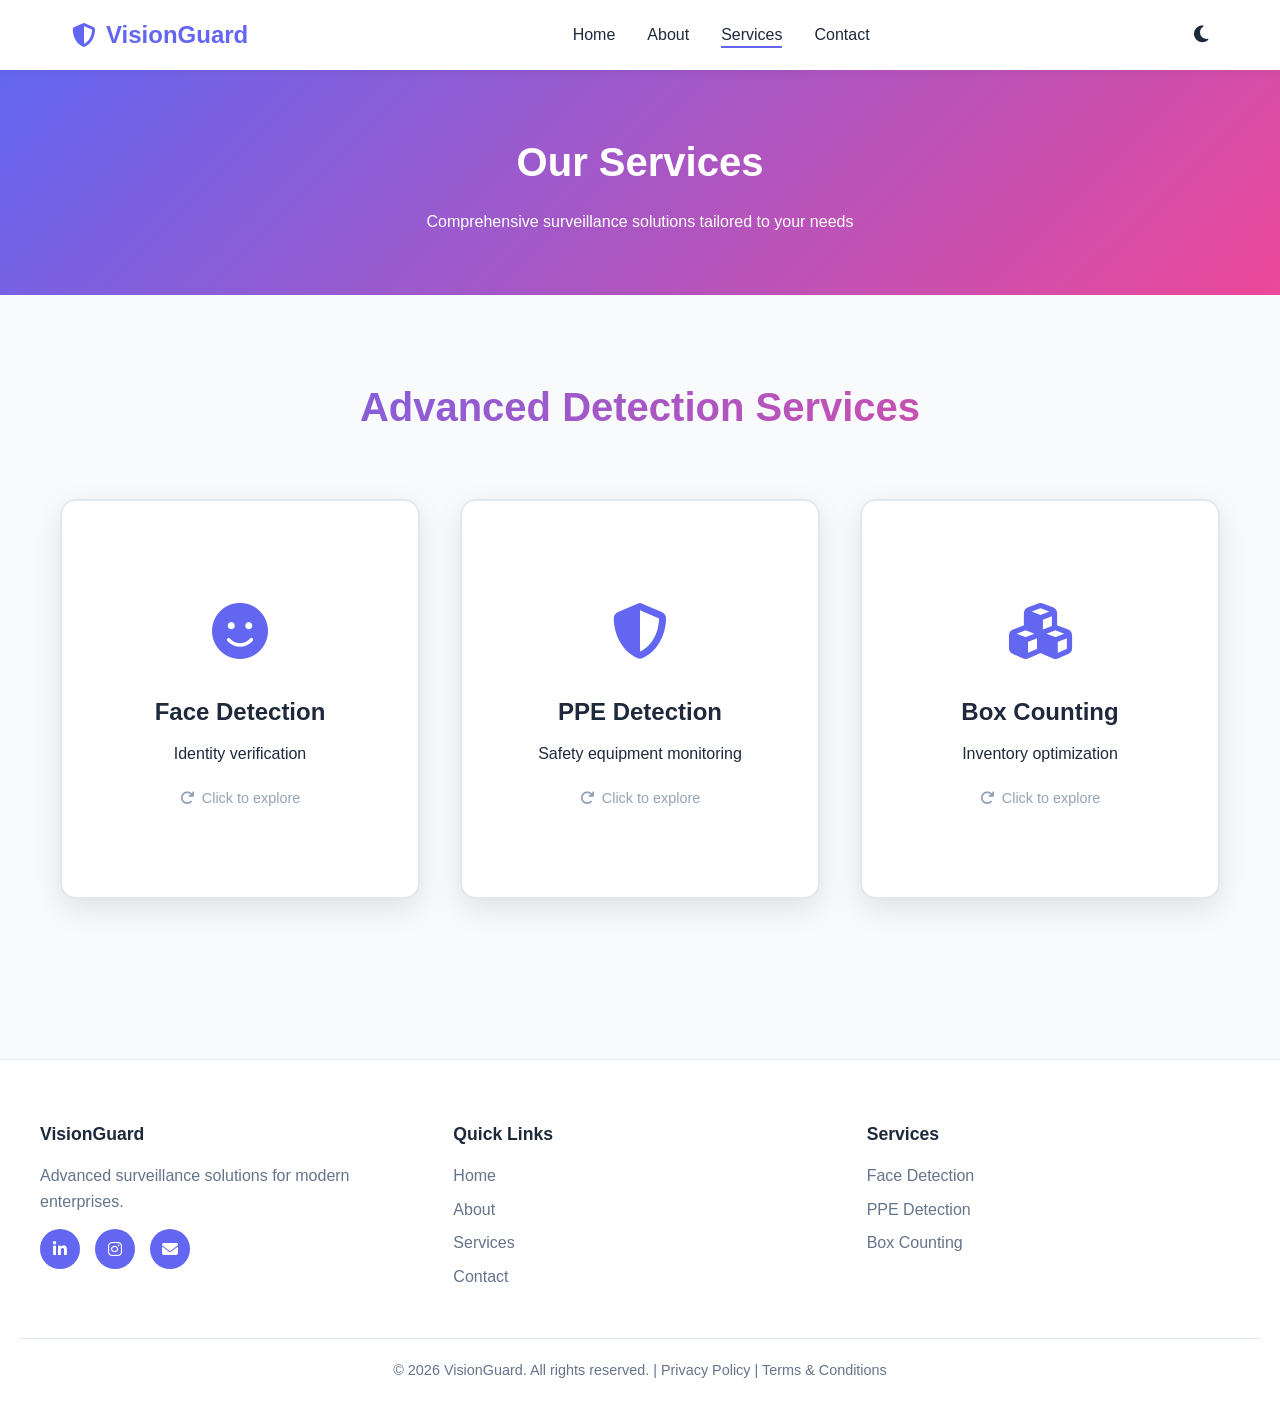
<file: pages/services.html>
<!DOCTYPE html>
<html lang="en">
<head>
    <meta charset="UTF-8">
    <meta name="viewport" content="width=device-width, initial-scale=1.0">
    <title>Services - VisionGuard</title>
    <link rel="icon" type="image/x-icon" href="data:image/svg+xml,<svg xmlns='http://www.w3.org/2000/svg' viewBox='0 0 100 100'><rect width='100' height='100' fill='%236366f1'/><g transform='translate(50,50)'><path d='M -15 -10 L 0 -25 L 15 -10 L 15 25 L -15 25 Z' fill='white' stroke='white' stroke-width='2'/><circle cx='0' cy='0' r='6' fill='%236366f1'/><path d='M -8 8 L 8 8' stroke='white' stroke-width='2' stroke-linecap='round'/></g></svg>">
    <link rel="stylesheet" href="../assets/css/style.css">
    <link rel="stylesheet" href="https://cdnjs.cloudflare.com/ajax/libs/font-awesome/6.4.0/css/all.min.css">
</head>
<body>
    <!-- Navigation Bar -->
    <nav class="navbar">
        <div class="nav-container">
            <div class="nav-logo">
                <i class="fas fa-shield-alt"></i>
                <span>VisionGuard</span>
            </div>
            <ul class="nav-menu">
                <li><a href="../index.html" class="nav-link">Home</a></li>
                <li><a href="about.html" class="nav-link">About</a></li>
                <li><a href="services.html" class="nav-link active">Services</a></li>
                <li><a href="contact.html" class="nav-link">Contact</a></li>
            </ul>
            <div class="theme-toggle">
                <i class="fas fa-moon" id="themeToggle"></i>
            </div>
            <div class="hamburger">
                <span></span>
                <span></span>
                <span></span>
            </div>
        </div>
    </nav>

    <!-- Services Header -->
    <section class="services-header">
        <div class="container">
            <h1>Our Services</h1>
            <p>Comprehensive surveillance solutions tailored to your needs</p>
        </div>
    </section>

    <!-- Flashcard Services Section -->
    <section class="services-section">
        <div class="container">
            <h2 class="section-title">Advanced Detection Services</h2>
            
            <div class="flashcards-container">
                <!-- Face Detection Service Card -->
                <div class="service-flashcard" id="face-detection">
                    <div class="flashcard-inner">
                        <!-- Front -->
                        <div class="flashcard-front">
                            <div class="service-icon">
                                <i class="fas fa-face-smile"></i>
                            </div>
                            <h3>Face Detection</h3>
                            <p>Identity verification</p>
                            <div class="flip-hint">
                                <i class="fas fa-redo"></i> Click to explore
                            </div>
                        </div>
                        <!-- Back -->
                        <div class="flashcard-back">
                            <div class="service-content">
                                <h3>Face Detection</h3>
                                <p>Real-time facial recognition and identity verification</p>
                                
                                <div class="features-list">
                                    <div class="feature-item">
                                        <i class="fas fa-check"></i>
                                        <span>Person identification</span>
                                    </div>
                                    <div class="feature-item">
                                        <i class="fas fa-check"></i>
                                        <span>Authorization status</span>
                                    </div>
                                    <div class="feature-item">
                                        <i class="fas fa-check"></i>
                                        <span>Live video stream support</span>
                                    </div>
                                    <div class="feature-item">
                                        <i class="fas fa-check"></i>
                                        <span>Upload image analysis</span>
                                    </div>
                                </div>

                                <p class="service-description">
                                    Verify personnel identity and authorization status with real-time facial recognition.
                                </p>

                                <div class="service-actions">
                                    <button class="btn btn-small btn-primary" onclick="openModal('face-live')">
                                        <i class="fas fa-video"></i> Live Video
                                    </button>
                                    <button class="btn btn-small btn-secondary" onclick="openModal('face-upload')">
                                        <i class="fas fa-image"></i> Upload Image
                                    </button>
                                </div>
                            </div>
                        </div>
                    </div>
                </div>

                <!-- PPE Detection Service Card -->
                <div class="service-flashcard" id="ppe-detection">
                    <div class="flashcard-inner">
                        <!-- Front -->
                        <div class="flashcard-front">
                            <div class="service-icon">
                                <i class="fas fa-shield-halved"></i>
                            </div>
                            <h3>PPE Detection</h3>
                            <p>Safety equipment monitoring</p>
                            <div class="flip-hint">
                                <i class="fas fa-redo"></i> Click to explore
                            </div>
                        </div>
                        <!-- Back -->
                        <div class="flashcard-back">
                            <div class="service-content">
                                <h3>PPE Detection & Compliance</h3>
                                <p>Ensure workplace safety with real-time equipment verification</p>
                                
                                <div class="features-list">
                                    <div class="feature-item">
                                        <i class="fas fa-check"></i>
                                        <span>Helmet detection</span>
                                    </div>
                                    <div class="feature-item">
                                        <i class="fas fa-check"></i>
                                        <span>Safety vest detection</span>
                                    </div>
                                    <div class="feature-item">
                                        <i class="fas fa-check"></i>
                                        <span>Gloves detection</span>
                                    </div>
                                    <div class="feature-item">
                                        <i class="fas fa-check"></i>
                                        <span>Safety boots detection</span>
                                    </div>
                                </div>

                                <p class="service-description">
                                    Automatically detects whether personnel are wearing required protective equipment. 
                                    Immediate alerts for non-compliance.
                                </p>

                                <div class="service-actions">
                                    <button class="btn btn-small btn-primary" onclick="openModal('ppe-live')">
                                        <i class="fas fa-video"></i> Live Video
                                    </button>
                                    <button class="btn btn-small btn-secondary" onclick="openModal('ppe-upload')">
                                        <i class="fas fa-image"></i> Upload Image
                                    </button>
                                </div>
                            </div>
                        </div>
                    </div>
                </div>

                <!-- Box Counting Service Card -->
                <div class="service-flashcard" id="box-counting">
                    <div class="flashcard-inner">
                        <!-- Front -->
                        <div class="flashcard-front">
                            <div class="service-icon">
                                <i class="fas fa-cubes"></i>
                            </div>
                            <h3>Box Counting</h3>
                            <p>Inventory optimization</p>
                            <div class="flip-hint">
                                <i class="fas fa-redo"></i> Click to explore
                            </div>
                        </div>
                        <!-- Back -->
                        <div class="flashcard-back">
                            <div class="service-content">
                                <h3>Box Counting</h3>
                                <p>Count the number of boxes in images and live video streams</p>
                                
                                <div class="features-list">
                                    <div class="feature-item">
                                        <i class="fas fa-list-ol"></i>
                                        <span>Count total boxes detected</span>
                                    </div>
                                    <div class="feature-item">
                                        <i class="fas fa-video"></i>
                                        <span>Live video stream support</span>
                                    </div>
                                    <div class="feature-item">
                                        <i class="fas fa-image"></i>
                                        <span>Upload image analysis</span>
                                    </div>
                                    <div class="feature-item">
                                        <i class="fas fa-bolt"></i>
                                        <span>Real-time detection</span>
                                    </div>
                                </div>

                                <p class="service-description">
                                    Upload an image or connect a live video feed to instantly count all boxes present. 
                                    Perfect for inventory management and warehouse tracking.
                                </p>

                                <div class="service-actions">
                                    <button class="btn btn-small btn-primary" onclick="openModal('box-live')">
                                        <i class="fas fa-video"></i> Live Video
                                    </button>
                                    <button class="btn btn-small btn-secondary" onclick="openModal('box-upload')">
                                        <i class="fas fa-image"></i> Upload Image
                                    </button>
                                </div>
                            </div>
                        </div>
                    </div>
                </div>
            </div>
        </div>
    </section>

    <!-- Face Detection Modals -->
    <div class="modal" id="face-live-modal">
        <div class="modal-content">
            <div class="modal-header">
                <h3>Face Detection - Live Video</h3>
                <button class="close-btn" onclick="closeModal('face-live')">&times;</button>
            </div>
            <div class="modal-body">
                <div class="video-container">
                    <video id="face-live-video" autoplay playsinline></video>
                    <div class="placeholder-message">
                        <p>Live video feed will appear here</p>
                        <p class="small-text">Face detection model integration</p>
                    </div>
                </div>
                <div class="controls">
                    <button class="btn btn-primary" onclick="startFaceDetection()">
                        <i class="fas fa-play"></i> Start Detection
                    </button>
                    <button class="btn btn-secondary" onclick="stopDetection()">
                        <i class="fas fa-stop"></i> Stop
                    </button>
                </div>
                <div class="results-box" id="face-results">
                    <p>Detection results will appear here...</p>
                </div>
            </div>
        </div>
    </div>

    <div class="modal" id="face-upload-modal">
        <div class="modal-content">
            <div class="modal-header">
                <h3>Face Detection - Upload Image</h3>
                <button class="close-btn" onclick="closeModal('face-upload')">&times;</button>
            </div>
            <div class="modal-body">
                <div class="upload-area" ondrop="handleDrop(event)" ondragover="handleDragOver(event)">
                    <i class="fas fa-image"></i>
                    <p>Drag and drop an image here</p>
                    <p class="small-text">or</p>
                    <input type="file" id="face-upload-input" accept="image/*" onchange="previewImage(event, 'face')">
                    <label for="face-upload-input" class="file-label">Browse Files</label>
                </div>
                <img id="face-preview" class="preview-image" style="display:none;">
                <button class="btn btn-primary" onclick="runFaceDetection()">
                    <i class="fas fa-brain"></i> Run Detection
                </button>
                <div class="results-box" id="face-upload-results">
                    <p>Results will appear here...</p>
                </div>
            </div>
        </div>
    </div>

    <!-- PPE Modals -->
    <div class="modal" id="ppe-live-modal">
        <div class="modal-content">
            <div class="modal-header">
                <h3>PPE Detection - Live Video</h3>
                <button class="close-btn" onclick="closeModal('ppe-live')">&times;</button>
            </div>
            <div class="modal-body">
                <div class="video-container">
                    <video id="ppe-live-video" autoplay playsinline></video>
                    <div class="placeholder-message">
                        <p>Live video feed will appear here</p>
                        <p class="small-text">PPE detection model integration</p>
                    </div>
                </div>
                <div class="controls">
                    <button class="btn btn-primary" onclick="startPPEDetection()">
                        <i class="fas fa-play"></i> Start Detection
                    </button>
                    <button class="btn btn-secondary" onclick="stopDetection()">
                        <i class="fas fa-stop"></i> Stop
                    </button>
                </div>
                <div class="results-box" id="ppe-results">
                    <p>Detection results will appear here...</p>
                </div>
            </div>
        </div>
    </div>

    <div class="modal" id="ppe-upload-modal">
        <div class="modal-content">
            <div class="modal-header">
                <h3>PPE Detection - Upload Image</h3>
                <button class="close-btn" onclick="closeModal('ppe-upload')">&times;</button>
            </div>
            <div class="modal-body">
                <div class="upload-area" ondrop="handleDrop(event)" ondragover="handleDragOver(event)">
                    <i class="fas fa-image"></i>
                    <p>Drag and drop an image here</p>
                    <p class="small-text">or</p>
                    <input type="file" id="ppe-upload-input" accept="image/*" onchange="previewImage(event, 'ppe')">
                    <label for="ppe-upload-input" class="file-label">Browse Files</label>
                </div>
                <img id="ppe-preview" class="preview-image" style="display:none;">
                <button class="btn btn-primary" onclick="runPPEDetection()">
                    <i class="fas fa-brain"></i> Run Detection
                </button>
                <div class="results-box" id="ppe-upload-results">
                    <p>Results will appear here...</p>
                </div>
            </div>
        </div>
    </div>

    <!-- Box Counting Modals -->
    <div class="modal" id="box-live-modal">
        <div class="modal-content">
            <div class="modal-header">
                <h3>Box Counting - Live Video</h3>
                <button class="close-btn" onclick="closeModal('box-live')">&times;</button>
            </div>
            <div class="modal-body">
                <div class="video-container">
                    <video id="box-live-video" autoplay playsinline></video>
                    <div class="placeholder-message">
                        <p>Live video feed will appear here</p>
                        <p class="small-text">Box counting model integration</p>
                    </div>
                </div>
                <div class="controls">
                    <button class="btn btn-primary" onclick="startBoxCounting()">
                        <i class="fas fa-play"></i> Start Detection
                    </button>
                    <button class="btn btn-secondary" onclick="stopDetection()">
                        <i class="fas fa-stop"></i> Stop
                    </button>
                </div>
                <div class="results-box" id="box-results">
                    <p>Detection results will appear here...</p>
                </div>
            </div>
        </div>
    </div>

    <div class="modal" id="box-upload-modal">
        <div class="modal-content">
            <div class="modal-header">
                <h3>Box Counting - Upload Image</h3>
                <button class="close-btn" onclick="closeModal('box-upload')">&times;</button>
            </div>
            <div class="modal-body">
                <div class="upload-area" ondrop="handleDrop(event)" ondragover="handleDragOver(event)">
                    <i class="fas fa-image"></i>
                    <p>Drag and drop an image here</p>
                    <p class="small-text">or</p>
                    <input type="file" id="box-upload-input" accept="image/*" onchange="previewImage(event, 'box')">
                    <label for="box-upload-input" class="file-label">Browse Files</label>
                </div>
                <img id="box-preview" class="preview-image" style="display:none;">
                <button class="btn btn-primary" onclick="runBoxCounting()">
                    <i class="fas fa-brain"></i> Run Detection
                </button>
                <div class="results-box" id="box-upload-results">
                    <p>Results will appear here...</p>
                </div>
            </div>
        </div>
    </div>

    <!-- Footer -->
    <footer class="footer">
        <div class="footer-content">
            <div class="footer-section">
                <h4>VisionGuard</h4>
                <p>Advanced surveillance solutions for modern enterprises.</p>
                <div class="social-links">
                    <a href="https://www.linkedin.com" target="_blank" title="LinkedIn">
                        <i class="fab fa-linkedin-in"></i>
                    </a>
                    <a href="https://www.instagram.com" target="_blank" title="Instagram">
                        <i class="fab fa-instagram"></i>
                    </a>
                    <a href="mailto:contact@mitwpu.edu.in" title="Email">
                        <i class="fas fa-envelope"></i>
                    </a>
                </div>
            </div>
            <div class="footer-section">
                <h4>Quick Links</h4>
                <ul>
                    <li><a href="../index.html">Home</a></li>
                    <li><a href="about.html">About</a></li>
                    <li><a href="services.html">Services</a></li>
                    <li><a href="contact.html">Contact</a></li>
                </ul>
            </div>
            <div class="footer-section">
                <h4>Services</h4>
                <ul>
                    <li><a href="#face-detection">Face Detection</a></li>
                    <li><a href="#ppe-detection">PPE Detection</a></li>
                    <li><a href="#box-counting">Box Counting</a></li>
                </ul>
            </div>
        </div>
        <div class="footer-bottom">
            <p>&copy; 2026 VisionGuard. All rights reserved. | <a href="#">Privacy Policy</a> | <a href="#">Terms & Conditions</a></p>
        </div>
    </footer>

    <script src="../assets/js/main.js"></script>
    <script src="../assets/js/services.js"></script>
</body>
</html>
</file>
<file: assets/css/style.css>
/* ===================================
   ROOT VARIABLES & GLOBAL STYLES
   =================================== */

:root {
    --primary-color: #6366f1;
    --primary-dark: #4f46e5;
    --secondary-color: #ec4899;
    --accent-color: #f59e0b;
    --background-light: #f8fafc;
    --background-dark: #0f172a;
    --text-light: #1e293b;
    --text-dark: #f1f5f9;
    --border-light: #e2e8f0;
    --border-dark: #334155;
    --card-light: #ffffff;
    --card-dark: #1e293b;
    --transition: all 0.3s cubic-bezier(0.4, 0, 0.2, 1);
}

* {
    margin: 0;
    padding: 0;
    box-sizing: border-box;
}

html {
    scroll-behavior: smooth;
}

body {
    font-family: 'Segoe UI', Tahoma, Geneva, Verdana, sans-serif;
    background-color: var(--background-light);
    color: var(--text-light);
    line-height: 1.6;
    transition: var(--transition);
}

body.dark-mode {
    background-color: var(--background-dark);
    color: var(--text-dark);
}

.container {
    max-width: 1200px;
    margin: 0 auto;
    padding: 0 20px;
}

/* ===================================
   NAVIGATION BAR
   =================================== */

.navbar {
    background: var(--card-light);
    box-shadow: 0 2px 10px rgba(0, 0, 0, 0.05);
    position: sticky;
    top: 0;
    z-index: 1000;
    transition: var(--transition);
}

body.dark-mode .navbar {
    background: var(--card-dark);
    box-shadow: 0 2px 10px rgba(0, 0, 0, 0.3);
}

.nav-container {
    display: flex;
    justify-content: space-between;
    align-items: center;
    padding: 1rem 2rem;
    max-width: 1200px;
    margin: 0 auto;
}

.nav-logo {
    display: flex;
    align-items: center;
    gap: 10px;
    font-size: 1.5rem;
    font-weight: 700;
    color: var(--primary-color);
    text-decoration: none;
    cursor: pointer;
}

.nav-menu {
    display: flex;
    list-style: none;
    gap: 2rem;
    align-items: center;
}

.nav-link {
    color: var(--text-light);
    text-decoration: none;
    font-weight: 500;
    transition: var(--transition);
    position: relative;
}

body.dark-mode .nav-link {
    color: var(--text-dark);
}

.nav-link::after {
    content: '';
    position: absolute;
    bottom: -5px;
    left: 0;
    width: 0;
    height: 2px;
    background: var(--primary-color);
    transition: var(--transition);
}

.nav-link:hover::after,
.nav-link.active::after {
    width: 100%;
}

.auth-btn {
    background: var(--primary-color);
    color: white;
    padding: 0.5rem 1.5rem;
    border-radius: 6px;
    transition: var(--transition);
}

.auth-btn:hover {
    background: var(--primary-dark);
    box-shadow: 0 4px 15px rgba(99, 102, 241, 0.4);
}

.theme-toggle {
    cursor: pointer;
    font-size: 1.2rem;
    color: var(--text-light);
    transition: var(--transition);
}

body.dark-mode .theme-toggle {
    color: var(--text-dark);
}

.theme-toggle:hover {
    transform: rotate(20deg);
}

.hamburger {
    display: none;
    flex-direction: column;
    gap: 5px;
    cursor: pointer;
}

.hamburger span {
    width: 25px;
    height: 3px;
    background: var(--text-light);
    border-radius: 3px;
    transition: var(--transition);
}

body.dark-mode .hamburger span {
    background: var(--text-dark);
}

/* ===================================
   BUTTONS
   =================================== */

.btn {
    padding: 0.75rem 1.5rem;
    border: none;
    border-radius: 8px;
    font-weight: 600;
    cursor: pointer;
    transition: var(--transition);
    display: inline-flex;
    align-items: center;
    gap: 8px;
    font-size: 1rem;
}

.btn-primary {
    background: linear-gradient(135deg, var(--primary-color) 0%, var(--primary-dark) 100%);
    color: white;
    box-shadow: 0 4px 15px rgba(99, 102, 241, 0.4);
}

.btn-primary:hover {
    transform: translateY(-2px);
    box-shadow: 0 6px 20px rgba(99, 102, 241, 0.6);
}

.btn-secondary {
    background: var(--background-light);
    color: var(--primary-color);
    border: 2px solid var(--primary-color);
}

body.dark-mode .btn-secondary {
    background: var(--card-dark);
}

.btn-secondary:hover {
    background: var(--primary-color);
    color: white;
}

.btn-small {
    padding: 0.5rem 1rem;
    font-size: 0.9rem;
}

.btn-full {
    width: 100%;
}

/* ===================================
   HERO SECTION
   =================================== */

.hero {
    padding: 80px 20px;
    background: linear-gradient(135deg, #f8fafc 0%, #e0e7ff 100%);
    min-height: 100vh;
    display: flex;
    align-items: center;
    justify-content: center;
}

body.dark-mode .hero {
    background: linear-gradient(135deg, #0f172a 0%, #1e293b 100%);
}

.hero-content {
    display: grid;
    grid-template-columns: 1fr 1fr;
    gap: 60px;
    align-items: center;
    max-width: 1200px;
    width: 100%;
    margin: 0 auto;
}

.hero-title {
    font-size: 3.5rem;
    font-weight: 800;
    line-height: 1.2;
    margin-bottom: 20px;
}

.text-gradient {
    background: linear-gradient(135deg, var(--primary-color) 0%, var(--secondary-color) 100%);
    -webkit-background-clip: text;
    -webkit-text-fill-color: transparent;
    background-clip: text;
}

.hero-description {
    font-size: 1.2rem;
    color: #64748b;
    margin-bottom: 30px;
    line-height: 1.8;
}

body.dark-mode .hero-description {
    color: #cbd5e1;
}

.hero-buttons {
    display: flex;
    gap: 20px;
    flex-wrap: wrap;
}

.hero-image {
    position: relative;
    height: 400px;
}

.floating-card {
    position: absolute;
    width: 100px;
    height: 100px;
    background: white;
    border-radius: 20px;
    display: flex;
    align-items: center;
    justify-content: center;
    font-size: 2.5rem;
    color: var(--primary-color);
    box-shadow: 0 10px 30px rgba(99, 102, 241, 0.2);
    animation: float 3s ease-in-out infinite;
}

body.dark-mode .floating-card {
    background: var(--card-dark);
}

.floating-card.card-2 {
    animation-delay: 0.5s;
    top: 50px;
    left: 100px;
    background: linear-gradient(135deg, var(--primary-color), var(--secondary-color));
    color: white;
}

.floating-card.card-3 {
    animation-delay: 1s;
    top: 150px;
    right: 50px;
    background: linear-gradient(135deg, var(--accent-color), var(--secondary-color));
    color: white;
}

@keyframes float {
    0%, 100% { transform: translateY(0px); }
    50% { transform: translateY(-20px); }
}

/* ===================================
   FEATURES SECTION
   =================================== */

.features {
    padding: 80px 0;
    background: var(--card-light);
}

body.dark-mode .features {
    background: var(--card-dark);
}

.section-title {
    text-align: center;
    font-size: 2.5rem;
    font-weight: 800;
    margin-bottom: 60px;
    background: linear-gradient(135deg, var(--primary-color) 0%, var(--secondary-color) 100%);
    -webkit-background-clip: text;
    -webkit-text-fill-color: transparent;
    background-clip: text;
}

.features-grid {
    display: grid;
    grid-template-columns: repeat(auto-fit, minmax(300px, 1fr));
    gap: 40px;
}

.feature-card {
    background: var(--background-light);
    padding: 40px;
    border-radius: 16px;
    text-align: center;
    transition: var(--transition);
    border: 1px solid var(--border-light);
}

body.dark-mode .feature-card {
    background: #1e293b;
    border: 1px solid var(--border-dark);
}

.feature-card:hover {
    transform: translateY(-10px);
    box-shadow: 0 20px 40px rgba(99, 102, 241, 0.2);
}

.feature-icon {
    font-size: 3rem;
    color: var(--primary-color);
    margin-bottom: 20px;
}

.feature-card h3 {
    font-size: 1.5rem;
    margin-bottom: 15px;
}

/* ===================================
   STATS SECTION
   =================================== */

.stats {
    padding: 80px 0;
    background: linear-gradient(135deg, var(--primary-color) 0%, var(--primary-dark) 100%);
}

.stats .container {
    display: grid;
    grid-template-columns: repeat(auto-fit, minmax(200px, 1fr));
    gap: 40px;
}

.stat-box {
    text-align: center;
    color: white;
}

.stat-box h3 {
    font-size: 2.5rem;
    margin-bottom: 10px;
}

/* ===================================
   CTA SECTION
   =================================== */

.cta {
    padding: 80px 0;
    text-align: center;
    background: var(--background-light);
}

body.dark-mode .cta {
    background: var(--background-dark);
}

.cta-content h2 {
    font-size: 2.5rem;
    margin-bottom: 20px;
}

.cta-content p {
    font-size: 1.2rem;
    margin-bottom: 30px;
    color: #64748b;
}

body.dark-mode .cta-content p {
    color: #cbd5e1;
}

/* ===================================
   KEY FEATURES SECTION
   =================================== */

.key-features {
    padding: 80px 0;
    background: var(--background-light);
}

body.dark-mode .key-features {
    background: var(--background-dark);
}

.features-grid {
    display: grid;
    grid-template-columns: repeat(auto-fit, minmax(250px, 1fr));
    gap: 30px;
    margin-top: 50px;
}

.feature-highlight {
    background: var(--card-light);
    padding: 30px;
    border-radius: 10px;
    text-align: center;
    transition: var(--transition);
    box-shadow: 0 5px 15px rgba(0, 0, 0, 0.08);
    border-top: 4px solid var(--primary-color);
}

body.dark-mode .feature-highlight {
    background: var(--card-dark);
    box-shadow: 0 5px 15px rgba(0, 0, 0, 0.3);
}

.feature-highlight:hover {
    transform: translateY(-8px);
    box-shadow: 0 10px 25px rgba(99, 102, 241, 0.15);
}

.highlight-icon {
    font-size: 2.5rem;
    color: var(--primary-color);
    margin-bottom: 15px;
}

.feature-highlight h3 {
    font-size: 1.3rem;
    margin-bottom: 12px;
    color: var(--text-light);
}

body.dark-mode .feature-highlight h3 {
    color: var(--text-dark);
}

.feature-highlight p {
    font-size: 0.95rem;
    color: #64748b;
    line-height: 1.6;
}

body.dark-mode .feature-highlight p {
    color: #cbd5e1;
}

/* ===================================
   ABOUT PAGE
   =================================== */

.about-header {
    padding: 60px 0;
    background: linear-gradient(135deg, var(--primary-color) 0%, var(--secondary-color) 100%);
    color: white;
    text-align: center;
}

.about-header h1 {
    font-size: 2.5rem;
    margin-bottom: 15px;
}

.about-section {
    padding: 80px 0;
}

.about-grid {
    display: grid;
    grid-template-columns: 1fr 1fr;
    gap: 60px;
    align-items: center;
}

.about-text h2 {
    font-size: 2rem;
    margin-bottom: 20px;
}

.about-text p {
    margin-bottom: 15px;
    font-size: 1.1rem;
    line-height: 1.8;
    color: #64748b;
}

body.dark-mode .about-text p {
    color: #cbd5e1;
}

.about-image {
    position: relative;
    height: 400px;
}

.image-placeholder {
    width: 100%;
    height: 100%;
    background: linear-gradient(135deg, var(--primary-color), var(--secondary-color));
    border-radius: 20px;
    display: flex;
    align-items: center;
    justify-content: center;
    font-size: 4rem;
    color: white;
    box-shadow: 0 20px 40px rgba(99, 102, 241, 0.3);
}

/* ===================================
   USE CASES
   =================================== */

.use-cases {
    padding: 80px 0;
    background: var(--background-light);
}

body.dark-mode .use-cases {
    background: var(--background-dark);
}

.use-case-card {
    background: var(--card-light);
    padding: 50px;
    border-radius: 16px;
    margin-bottom: 40px;
    border: 1px solid var(--border-light);
    transition: var(--transition);
}

body.dark-mode .use-case-card {
    background: var(--card-dark);
    border: 1px solid var(--border-dark);
}

.use-case-card:hover {
    box-shadow: 0 20px 40px rgba(99, 102, 241, 0.2);
}

.use-case-content {
    display: grid;
    grid-template-columns: 150px 1fr;
    gap: 40px;
    align-items: start;
}

.use-case-icon {
    font-size: 3.5rem;
    color: var(--primary-color);
    text-align: center;
}

.use-case-card.alternate .use-case-icon {
    color: var(--secondary-color);
}

.use-case-card.alternate .use-case-icon:nth-of-type(3) {
    color: var(--accent-color);
}

.use-case-details h3 {
    font-size: 1.8rem;
    margin-bottom: 15px;
}

.use-case-details p {
    margin-bottom: 15px;
}

.use-case-details ul {
    list-style: none;
    margin-bottom: 20px;
}

.use-case-details ul li {
    padding: 8px 0;
    color: #64748b;
}

body.dark-mode .use-case-details ul li {
    color: #cbd5e1;
}

.about-feature-highlight {
    background: linear-gradient(135deg, var(--primary-color), var(--primary-dark));
    color: white;
    padding: 15px;
    border-radius: 8px;
    margin-top: 15px;
}

/* ===================================
   TECHNOLOGY STACK
   =================================== */

.tech-stack {
    padding: 80px 0;
}

.tech-grid {
    display: grid;
    grid-template-columns: repeat(auto-fit, minmax(150px, 1fr));
    gap: 30px;
}

.tech-item {
    background: var(--card-light);
    padding: 30px;
    border-radius: 12px;
    text-align: center;
    transition: var(--transition);
    border: 2px solid var(--border-light);
}

body.dark-mode .tech-item {
    background: var(--card-dark);
    border: 2px solid var(--border-dark);
}

.tech-item:hover {
    border-color: var(--primary-color);
    transform: scale(1.05);
}

.tech-item i {
    font-size: 2.5rem;
    color: var(--primary-color);
    margin-bottom: 15px;
}

/* ===================================
   TEAM SECTION
   =================================== */

.team-section {
    padding: 80px 0;
    background: linear-gradient(135deg, #f8fafc 0%, #f1f5f9 100%);
}

body.dark-mode .team-section {
    background: linear-gradient(135deg, #1e293b 0%, #0f172a 100%);
}

.section-subtitle {
    text-align: center;
    color: var(--text-secondary);
    font-size: 1.1rem;
    margin-bottom: 50px;
    max-width: 600px;
    margin-left: auto;
    margin-right: auto;
}

.team-grid {
    display: grid;
    grid-template-columns: repeat(auto-fit, minmax(280px, 1fr));
    gap: 40px;
    margin-top: 50px;
}

.team-card {
    background: white;
    padding: 40px 30px;
    border-radius: 12px;
    text-align: center;
    box-shadow: 0 5px 15px rgba(0, 0, 0, 0.08);
    transition: all 0.3s ease;
    border: 1px solid var(--border-light);
}

body.dark-mode .team-card {
    background: var(--card-dark);
    border-color: var(--border-dark);
}

.team-card:hover {
    transform: translateY(-10px);
    box-shadow: 0 15px 30px rgba(99, 102, 241, 0.2);
}

.team-avatar {
    width: 120px;
    height: 120px;
    margin: 0 auto 20px;
    background: linear-gradient(135deg, var(--primary-color), #ec4899);
    border-radius: 50%;
    display: flex;
    align-items: center;
    justify-content: center;
    box-shadow: 0 5px 15px rgba(99, 102, 241, 0.3);
}

.team-avatar i {
    font-size: 3rem;
    color: white;
}

.team-card h3 {
    font-size: 1.5rem;
    color: var(--text-primary);
    margin-bottom: 8px;
}

.team-card p {
    color: var(--primary-color);
    font-weight: 500;
    font-size: 0.95rem;
    margin-bottom: 15px;
}

.team-card .role-description {
    color: #64748b;
    font-size: 0.9rem;
    margin-top: 5px;
    font-weight: 400;
}

body.dark-mode .team-card .role-description {
    color: #cbd5e1;
}

.team-card .social-links {
    display: flex;
    justify-content: center;
    gap: 12px;
    margin-top: 15px;
}

.team-card .social-links a {
    width: 42px;
    height: 42px;
    display: flex;
    align-items: center;
    justify-content: center;
    border-radius: 50%;
    background: var(--primary-color);
    color: white;
    transition: var(--transition);
    font-size: 1.1rem;
}

body.dark-mode .team-card .social-links a {
    background: var(--primary-color);
}

.team-card .social-links a:hover {
    background: var(--primary-dark);
    transform: translateY(-4px);
    box-shadow: 0 8px 16px rgba(99, 102, 241, 0.3);
}

/* ===================================
   WHY CHOOSE US
   =================================== */

.why-choose {
    padding: 80px 0;
    background: var(--card-light);
}

body.dark-mode .why-choose {
    background: var(--card-dark);
}

.benefits-grid {
    display: grid;
    grid-template-columns: repeat(auto-fit, minmax(280px, 1fr));
    gap: 30px;
}

.benefit-card {
    background: var(--background-light);
    padding: 30px;
    border-radius: 12px;
    text-align: center;
    border: 1px solid var(--border-light);
    transition: var(--transition);
}

body.dark-mode .benefit-card {
    background: #1e293b;
    border: 1px solid var(--border-dark);
}

.benefit-card:hover {
    transform: translateY(-5px);
    box-shadow: 0 10px 25px rgba(99, 102, 241, 0.15);
}

.benefit-card i {
    font-size: 2.5rem;
    color: var(--primary-color);
    margin-bottom: 15px;
}

.benefit-card h3 {
    margin-bottom: 10px;
}

/* ===================================
   SERVICES PAGE
   =================================== */

.services-header {
    padding: 60px 0;
    background: linear-gradient(135deg, var(--primary-color) 0%, var(--secondary-color) 100%);
    color: white;
    text-align: center;
}

.services-header h1 {
    font-size: 2.5rem;
    margin-bottom: 15px;
}

.services-section {
    padding: 80px 0;
}

.section-subtitle {
    text-align: center;
    font-size: 1.2rem;
    color: #64748b;
    margin-bottom: 40px;
}

body.dark-mode .section-subtitle {
    color: #cbd5e1;
}

/* ===================================
   FLASHCARDS
   =================================== */

.flashcards-container {
    display: grid;
    grid-template-columns: repeat(auto-fit, minmax(300px, 1fr));
    gap: 40px;
    margin-bottom: 80px;
}

.service-flashcard {
    perspective: 1000px;
    cursor: pointer;
    height: 400px;
}

.flashcard-inner {
    position: relative;
    width: 100%;
    height: 100%;
    transition: transform 0.6s;
    transform-style: preserve-3d;
}

.service-flashcard.flipped .flashcard-inner {
    transform: rotateY(180deg);
}

.flashcard-front,
.flashcard-back {
    position: absolute;
    width: 100%;
    height: 100%;
    backface-visibility: hidden;
    border-radius: 16px;
    padding: 40px;
    display: flex;
    flex-direction: column;
    justify-content: center;
    align-items: center;
    text-align: center;
}

.flashcard-front {
    background: var(--card-light);
    border: 2px solid var(--border-light);
    box-shadow: 0 10px 30px rgba(0, 0, 0, 0.1);
}

body.dark-mode .flashcard-front {
    background: var(--card-dark);
    border: 2px solid var(--border-dark);
}

.flashcard-back {
    background: linear-gradient(135deg, var(--primary-color) 0%, var(--primary-dark) 100%);
    color: white;
    transform: rotateY(180deg);
    padding: 30px;
    justify-content: flex-start;
    overflow-y: auto;
}

.service-icon {
    font-size: 3.5rem;
    color: var(--primary-color);
    margin-bottom: 20px;
}

.flashcard-front .service-icon {
    margin-bottom: 15px;
}

.flashcard-front h3 {
    font-size: 1.5rem;
    margin-bottom: 10px;
}

.flip-hint {
    margin-top: 20px;
    color: #94a3b8;
    font-size: 0.9rem;
    display: flex;
    align-items: center;
    justify-content: center;
    gap: 8px;
    animation: pulse 2s ease-in-out infinite;
}

@keyframes pulse {
    0%, 100% { opacity: 0.6; }
    50% { opacity: 1; }
}

.flashcard-back .service-content {
    width: 100%;
}

.flashcard-back h3 {
    font-size: 1.3rem;
    margin-bottom: 15px;
}

.features-list {
    text-align: left;
    margin-bottom: 20px;
}

.feature-item {
    display: flex;
    align-items: center;
    gap: 10px;
    margin-bottom: 10px;
    font-size: 0.95rem;
}

.service-description {
    font-size: 0.95rem;
    margin-bottom: 20px;
    line-height: 1.6;
}

.service-actions {
    display: flex;
    gap: 10px;
    margin-top: 20px;
}

/* ===================================
   MODEL INTEGRATION
   =================================== */

.model-integration {
    padding: 80px 0;
    background: var(--background-light);
}

body.dark-mode .model-integration {
    background: var(--background-dark);
}

.integration-grid {
    display: grid;
    grid-template-columns: repeat(auto-fit, minmax(280px, 1fr));
    gap: 40px;
}

.integration-card {
    background: var(--card-light);
    padding: 40px;
    border-radius: 16px;
    border: 2px dashed var(--border-light);
    text-align: center;
}

body.dark-mode .integration-card {
    background: var(--card-dark);
    border: 2px dashed var(--border-dark);
}

.integration-placeholder {
    font-size: 3rem;
    color: var(--primary-color);
    margin-bottom: 20px;
}

.integration-card .status {
    color: var(--primary-color);
    font-weight: 600;
    margin-bottom: 10px;
}

/* ===================================
   MODALS
   =================================== */

.modal {
    display: none;
    position: fixed;
    top: 0;
    left: 0;
    width: 100%;
    height: 100%;
    background: rgba(0, 0, 0, 0.7);
    z-index: 2000;
    align-items: center;
    justify-content: center;
}

.modal.active {
    display: flex;
}

.modal-content {
    background: var(--card-light);
    border-radius: 16px;
    width: 90%;
    max-width: 700px;
    max-height: 90vh;
    overflow-y: auto;
    box-shadow: 0 20px 60px rgba(0, 0, 0, 0.3);
}

body.dark-mode .modal-content {
    background: var(--card-dark);
}

.modal-header {
    display: flex;
    justify-content: space-between;
    align-items: center;
    padding: 25px;
    border-bottom: 1px solid var(--border-light);
}

body.dark-mode .modal-header {
    border-bottom-color: var(--border-dark);
}

.modal-header h3 {
    font-size: 1.5rem;
}

.close-btn {
    background: none;
    border: none;
    font-size: 2rem;
    color: var(--text-light);
    cursor: pointer;
    transition: var(--transition);
}

body.dark-mode .close-btn {
    color: var(--text-dark);
}

.close-btn:hover {
    color: var(--primary-color);
}

.modal-body {
    padding: 25px;
}

.video-container,
.upload-area {
    background: var(--background-light);
    border-radius: 12px;
    padding: 40px;
    margin-bottom: 25px;
    position: relative;
    border: 2px dashed var(--border-light);
}

body.dark-mode .video-container,
body.dark-mode .upload-area {
    background: #1e293b;
    border: 2px dashed var(--border-dark);
}

video {
    width: 100%;
    border-radius: 12px;
    background: black;
}

.placeholder-message {
    text-align: center;
    color: #94a3b8;
    padding: 40px 0;
}

.placeholder-message p {
    margin-bottom: 10px;
}

.small-text {
    font-size: 0.9rem;
    opacity: 0.7;
}

.upload-area {
    text-align: center;
    cursor: pointer;
    transition: var(--transition);
}

.upload-area:hover {
    border-color: var(--primary-color);
    background: rgba(99, 102, 241, 0.05);
}

.upload-area i {
    font-size: 2.5rem;
    color: var(--primary-color);
    margin-bottom: 15px;
}

.file-label {
    display: inline-block;
    background: var(--primary-color);
    color: white;
    padding: 0.5rem 1rem;
    border-radius: 6px;
    cursor: pointer;
    margin-top: 15px;
    transition: var(--transition);
}

.file-label:hover {
    background: var(--primary-dark);
}

#face-upload-input,
#ppe-upload-input,
#box-upload-input {
    display: none;
}

.preview-image {
    width: 100%;
    border-radius: 12px;
    margin-bottom: 20px;
}

.controls {
    display: flex;
    gap: 10px;
    margin-bottom: 20px;
}

.controls .btn {
    flex: 1;
}

.input-group {
    display: grid;
    grid-template-columns: 1fr 1fr;
    gap: 15px;
    margin-bottom: 20px;
}

.input-group input {
    padding: 10px;
    border: 1px solid var(--border-light);
    border-radius: 8px;
    background: var(--background-light);
    color: var(--text-light);
}

body.dark-mode .input-group input {
    background: #1e293b;
    border: 1px solid var(--border-dark);
    color: var(--text-dark);
}

.results-box {
    background: var(--background-light);
    padding: 20px;
    border-radius: 12px;
    border-left: 4px solid var(--primary-color);
    margin-top: 20px;
}

body.dark-mode .results-box {
    background: #1e293b;
}

/* ===================================
   CONTACT PAGE
   =================================== */

.contact-header {
    padding: 60px 0;
    background: linear-gradient(135deg, var(--primary-color) 0%, var(--secondary-color) 100%);
    color: white;
    text-align: center;
}

.contact-header h1 {
    font-size: 2.5rem;
    margin-bottom: 15px;
}

.contact-section {
    padding: 80px 0;
}

.contact-grid {
    display: grid;
    grid-template-columns: 1fr 1fr;
    gap: 60px;
}

.contact-info h2 {
    font-size: 1.8rem;
    margin-bottom: 20px;
}

.info-card {
    background: var(--card-light);
    padding: 25px;
    border-radius: 12px;
    margin-bottom: 25px;
    display: flex;
    gap: 20px;
    border: 1px solid var(--border-light);
}

body.dark-mode .info-card {
    background: var(--card-dark);
    border: 1px solid var(--border-dark);
}

.info-icon {
    font-size: 1.8rem;
    color: var(--primary-color);
    flex-shrink: 0;
}

.info-content h3 {
    margin-bottom: 10px;
}

.info-content a {
    color: var(--primary-color);
    text-decoration: none;
}

.info-content a:hover {
    text-decoration: underline;
}

.social-section {
    margin-top: 40px;
}

.social-section h3 {
    margin-bottom: 20px;
}

.social-icons {
    display: flex;
    gap: 15px;
}

.social-icon {
    width: 50px;
    height: 50px;
    background: var(--primary-color);
    color: white;
    display: flex;
    align-items: center;
    justify-content: center;
    border-radius: 50%;
    text-decoration: none;
    transition: var(--transition);
    font-size: 1.2rem;
}

.social-icon:hover {
    background: var(--primary-dark);
    transform: translateY(-3px);
}

/* ===================================
   CONTACT FORM
   =================================== */

.contact-form-container h2 {
    font-size: 1.8rem;
    margin-bottom: 25px;
}

.contact-form {
    display: flex;
    flex-direction: column;
    gap: 20px;
}

.form-group {
    display: flex;
    flex-direction: column;
}

.form-group label {
    margin-bottom: 8px;
    font-weight: 600;
}

.form-group input,
.form-group textarea {
    padding: 12px;
    border: 1px solid var(--border-light);
    border-radius: 8px;
    font-size: 1rem;
    font-family: inherit;
    background: var(--background-light);
    color: var(--text-light);
    transition: var(--transition);
}

body.dark-mode .form-group input,
body.dark-mode .form-group textarea {
    background: #1e293b;
    border: 1px solid var(--border-dark);
    color: var(--text-dark);
}

.form-group input:focus,
.form-group textarea:focus {
    outline: none;
    border-color: var(--primary-color);
    box-shadow: 0 0 0 3px rgba(99, 102, 241, 0.1);
}

.form-message {
    padding: 15px;
    border-radius: 8px;
    margin-top: 20px;
    display: none;
}

.form-message.success {
    background: #dcfce7;
    color: #166534;
    display: block;
}

.form-message.error {
    background: #fee2e2;
    color: #991b1b;
    display: block;
}

body.dark-mode .form-message.success {
    background: rgba(34, 197, 94, 0.2);
    color: #86efac;
}

body.dark-mode .form-message.error {
    background: rgba(239, 68, 68, 0.2);
    color: #fca5a5;
}

/* ===================================
   MAP SECTION
   =================================== */

.map-section {
    padding: 80px 0;
    background: var(--background-light);
}

body.dark-mode .map-section {
    background: var(--background-dark);
}

.map-container {
    border-radius: 16px;
    overflow: hidden;
    box-shadow: 0 10px 30px rgba(0, 0, 0, 0.1);
    margin-bottom: 30px;
    height: 450px;
}

.map-info {
    text-align: center;
    color: #64748b;
}

body.dark-mode .map-info {
    color: #cbd5e1;
}

/* ===================================
   FAQ SECTION
   =================================== */

.faq-section {
    padding: 80px 0;
    background: var(--card-light);
}

body.dark-mode .faq-section {
    background: var(--card-dark);
}

.faq-grid {
    display: grid;
    grid-template-columns: repeat(auto-fit, minmax(300px, 1fr));
    gap: 20px;
}

.faq-item {
    border: 1px solid var(--border-light);
    border-radius: 12px;
    overflow: hidden;
    transition: var(--transition);
}

body.dark-mode .faq-item {
    border: 1px solid var(--border-dark);
}

.faq-question {
    background: var(--background-light);
    padding: 20px;
    cursor: pointer;
    display: flex;
    justify-content: space-between;
    align-items: center;
    font-weight: 600;
    transition: var(--transition);
}

body.dark-mode .faq-question {
    background: #1e293b;
}

.faq-question:hover {
    background: var(--primary-color);
    color: white;
}

.faq-question i {
    transition: var(--transition);
}

.faq-item.active .faq-question i {
    transform: rotate(180deg);
}

.faq-answer {
    background: var(--card-light);
    padding: 20px;
    display: none;
    color: #64748b;
}

body.dark-mode .faq-answer {
    background: var(--card-dark);
    color: #cbd5e1;
}

.faq-item.active .faq-answer {
    display: block;
}

/* ===================================
   FOOTER
   =================================== */

.footer {
    background: var(--card-light);
    color: var(--text-light);
    padding: 60px 20px 20px;
    border-top: 1px solid var(--border-light);
}

body.dark-mode .footer {
    background: var(--background-dark);
    color: var(--text-dark);
    border-top: 1px solid var(--border-dark);
}

.footer-content {
    display: grid;
    grid-template-columns: repeat(auto-fit, minmax(250px, 1fr));
    gap: 40px;
    margin-bottom: 40px;
    max-width: 1200px;
    margin-left: auto;
    margin-right: auto;
}

.footer-section h4 {
    margin-bottom: 15px;
    font-size: 1.1rem;
    color: var(--text-light);
}

body.dark-mode .footer-section h4 {
    color: var(--text-dark);
}

.footer-section p {
    color: #64748b;
    margin-bottom: 15px;
}

body.dark-mode .footer-section p {
    color: #cbd5e1;
}

.footer-section ul {
    list-style: none;
}

.footer-section ul li {
    margin-bottom: 8px;
}

.footer-section a {
    color: #64748b;
    text-decoration: none;
    transition: var(--transition);
}

body.dark-mode .footer-section a {
    color: #cbd5e1;
}

.footer-section a:hover {
    color: var(--primary-color);
}

.social-links {
    display: flex;
    gap: 15px;
}

.social-links a {
    width: 40px;
    height: 40px;
    background: var(--primary-color);
    color: white;
    display: flex;
    align-items: center;
    justify-content: center;
    border-radius: 50%;
    transition: var(--transition);
}

.social-links a:hover {
    background: var(--primary-dark);
    transform: translateY(-3px);
}

.footer-bottom {
    text-align: center;
    padding-top: 20px;
    border-top: 1px solid var(--border-light);
    color: #64748b;
    font-size: 0.9rem;
}

.footer-bottom a {
    color: #64748b;
    text-decoration: none;
    transition: var(--transition);
}

.footer-bottom a:hover {
    color: var(--primary-color);
}

body.dark-mode .footer-bottom {
    border-top: 1px solid var(--border-dark);
    color: #cbd5e1;
}

body.dark-mode .footer-bottom a {
    color: #cbd5e1;
}

/* ===================================
   RESPONSIVE DESIGN
   =================================== */

@media (max-width: 768px) {
    .nav-menu {
        display: none;
    }

    .hamburger {
        display: flex;
    }

    .hero-content {
        grid-template-columns: 1fr;
    }

    .hero-title {
        font-size: 2rem;
    }

    .hero-image {
        display: none;
    }

    .contact-grid,
    .about-grid,
    .auth-container {
        grid-template-columns: 1fr;
    }

    .form-row {
        grid-template-columns: 1fr;
    }

    .flashcards-container {
        grid-template-columns: 1fr;
    }

    .use-case-content {
        grid-template-columns: 1fr;
        gap: 20px;
    }

    .section-title {
        font-size: 2rem;
    }

    .faq-grid {
        grid-template-columns: 1fr;
    }

    .social-login {
        grid-template-columns: 1fr;
    }

    .input-group {
        grid-template-columns: 1fr;
    }

    .controls {
        flex-direction: column;
    }

    .hero-buttons {
        flex-direction: column;
    }
}

@media (max-width: 480px) {
    .nav-container {
        padding: 1rem;
    }

    .nav-logo span {
        display: none;
    }

    .hero-title {
        font-size: 1.5rem;
    }

    .hero-description {
        font-size: 1rem;
    }

    .section-title {
        font-size: 1.5rem;
    }

    .modal-content {
        width: 100%;
        max-width: 100%;
        border-radius: 0;
        max-height: 100vh;
    }

    .auth-box {
        padding: 25px;
    }

    .use-case-card {
        padding: 25px;
    }
}

/* ===================================
   ANIMATIONS
   =================================== */

@keyframes slideInUp {
    from {
        opacity: 0;
        transform: translateY(30px);
    }
    to {
        opacity: 1;
        transform: translateY(0);
    }
}

@keyframes slideInDown {
    from {
        opacity: 0;
        transform: translateY(-30px);
    }
    to {
        opacity: 1;
        transform: translateY(0);
    }
}

@keyframes fadeIn {
    from {
        opacity: 0;
    }
    to {
        opacity: 1;
    }
}

.hero-text {
    animation: slideInUp 0.8s ease-out;
}

.feature-card {
    animation: slideInUp 0.8s ease-out;
    animation-fill-mode: both;
}

.feature-card:nth-child(1) { animation-delay: 0.1s; }
.feature-card:nth-child(2) { animation-delay: 0.2s; }
.feature-card:nth-child(3) { animation-delay: 0.3s; }

.service-flashcard {
    animation: slideInUp 0.8s ease-out;
    animation-fill-mode: both;
}

.service-flashcard:nth-child(1) { animation-delay: 0.1s; }
.service-flashcard:nth-child(2) { animation-delay: 0.2s; }
.service-flashcard:nth-child(3) { animation-delay: 0.3s; }
</file>
